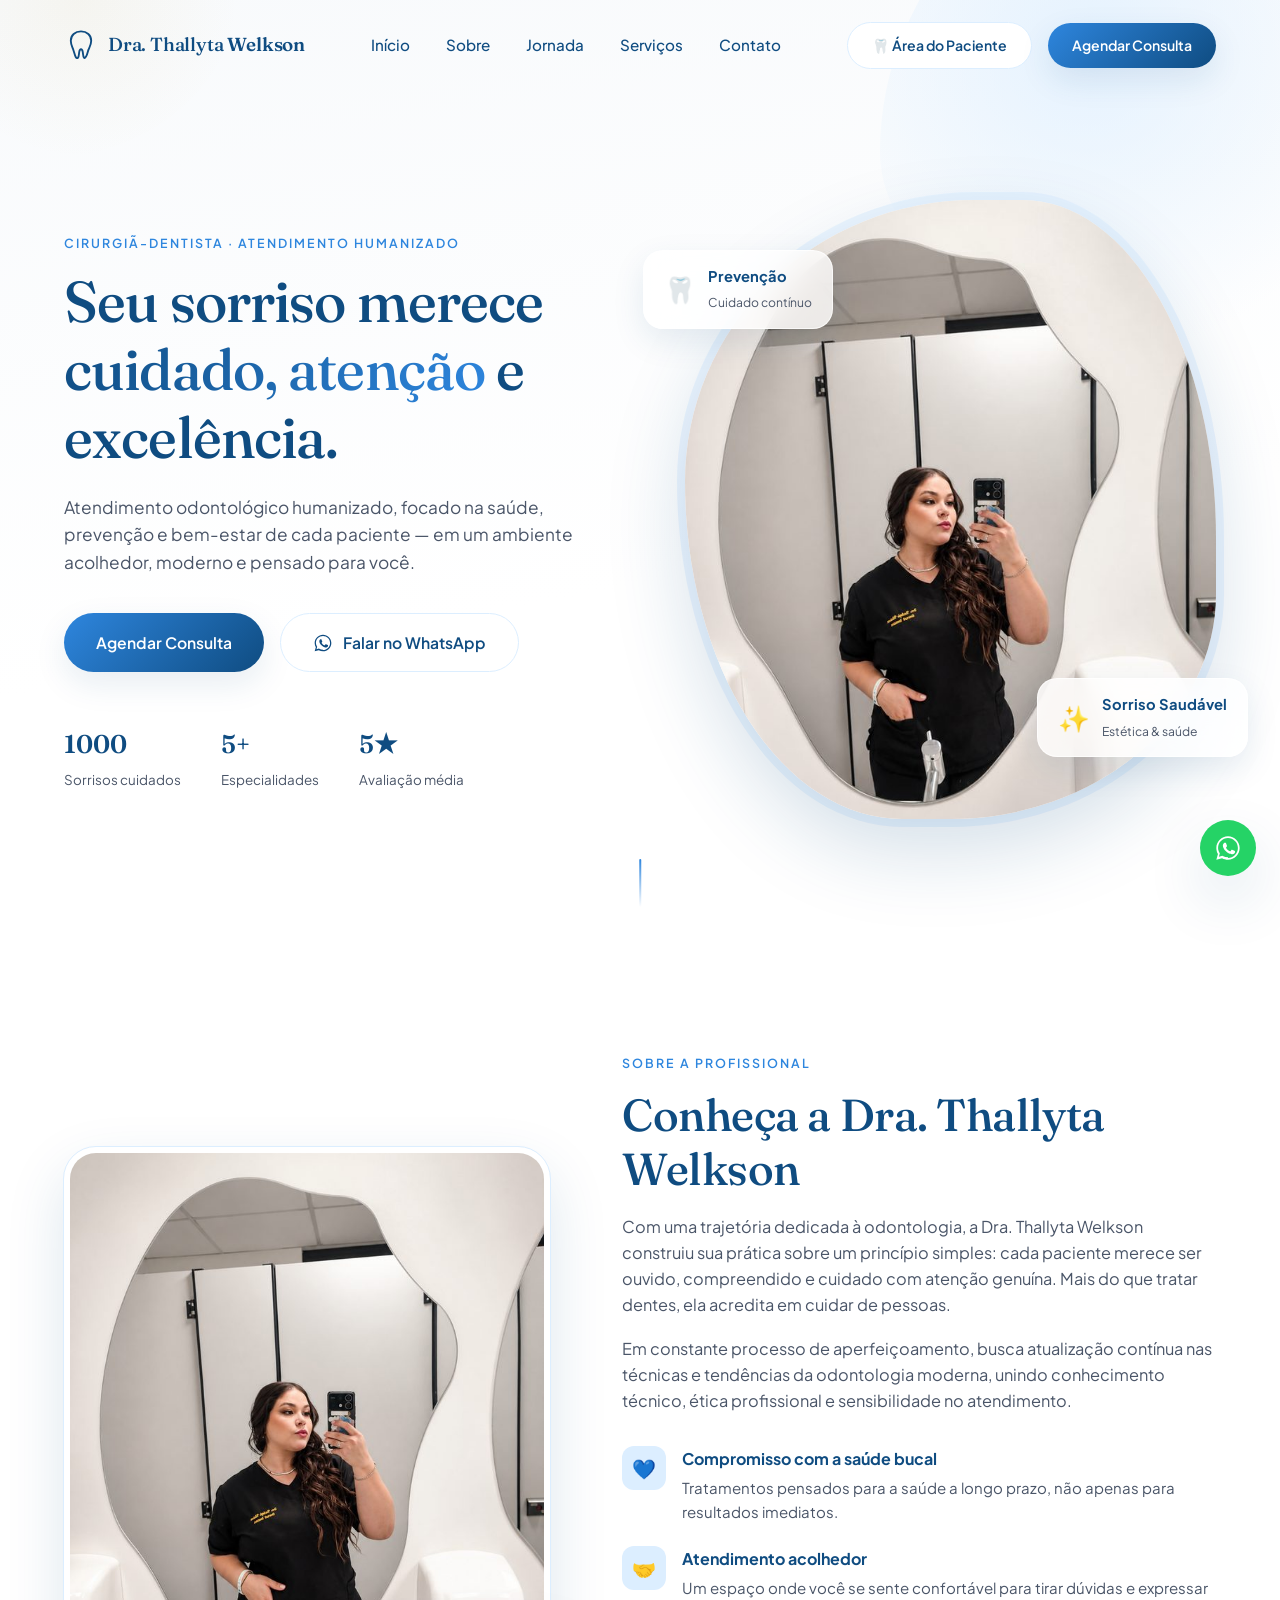
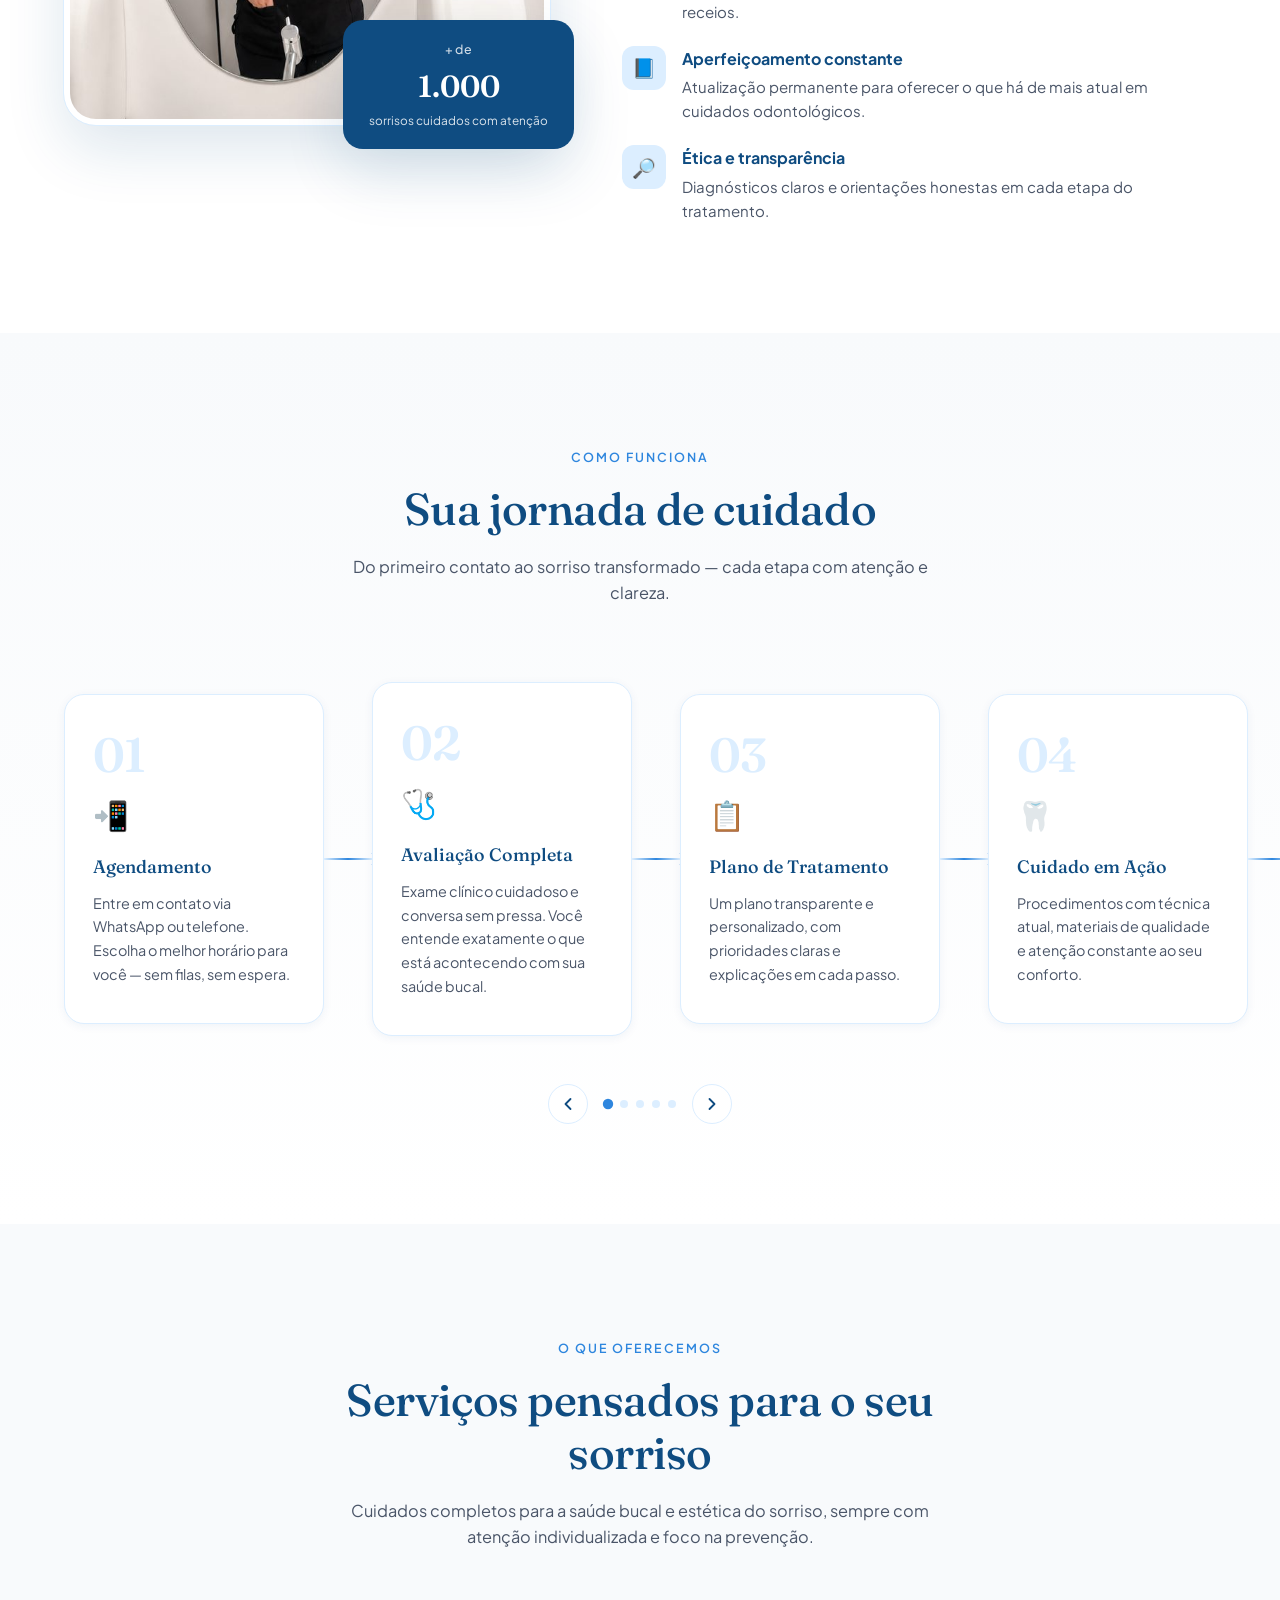
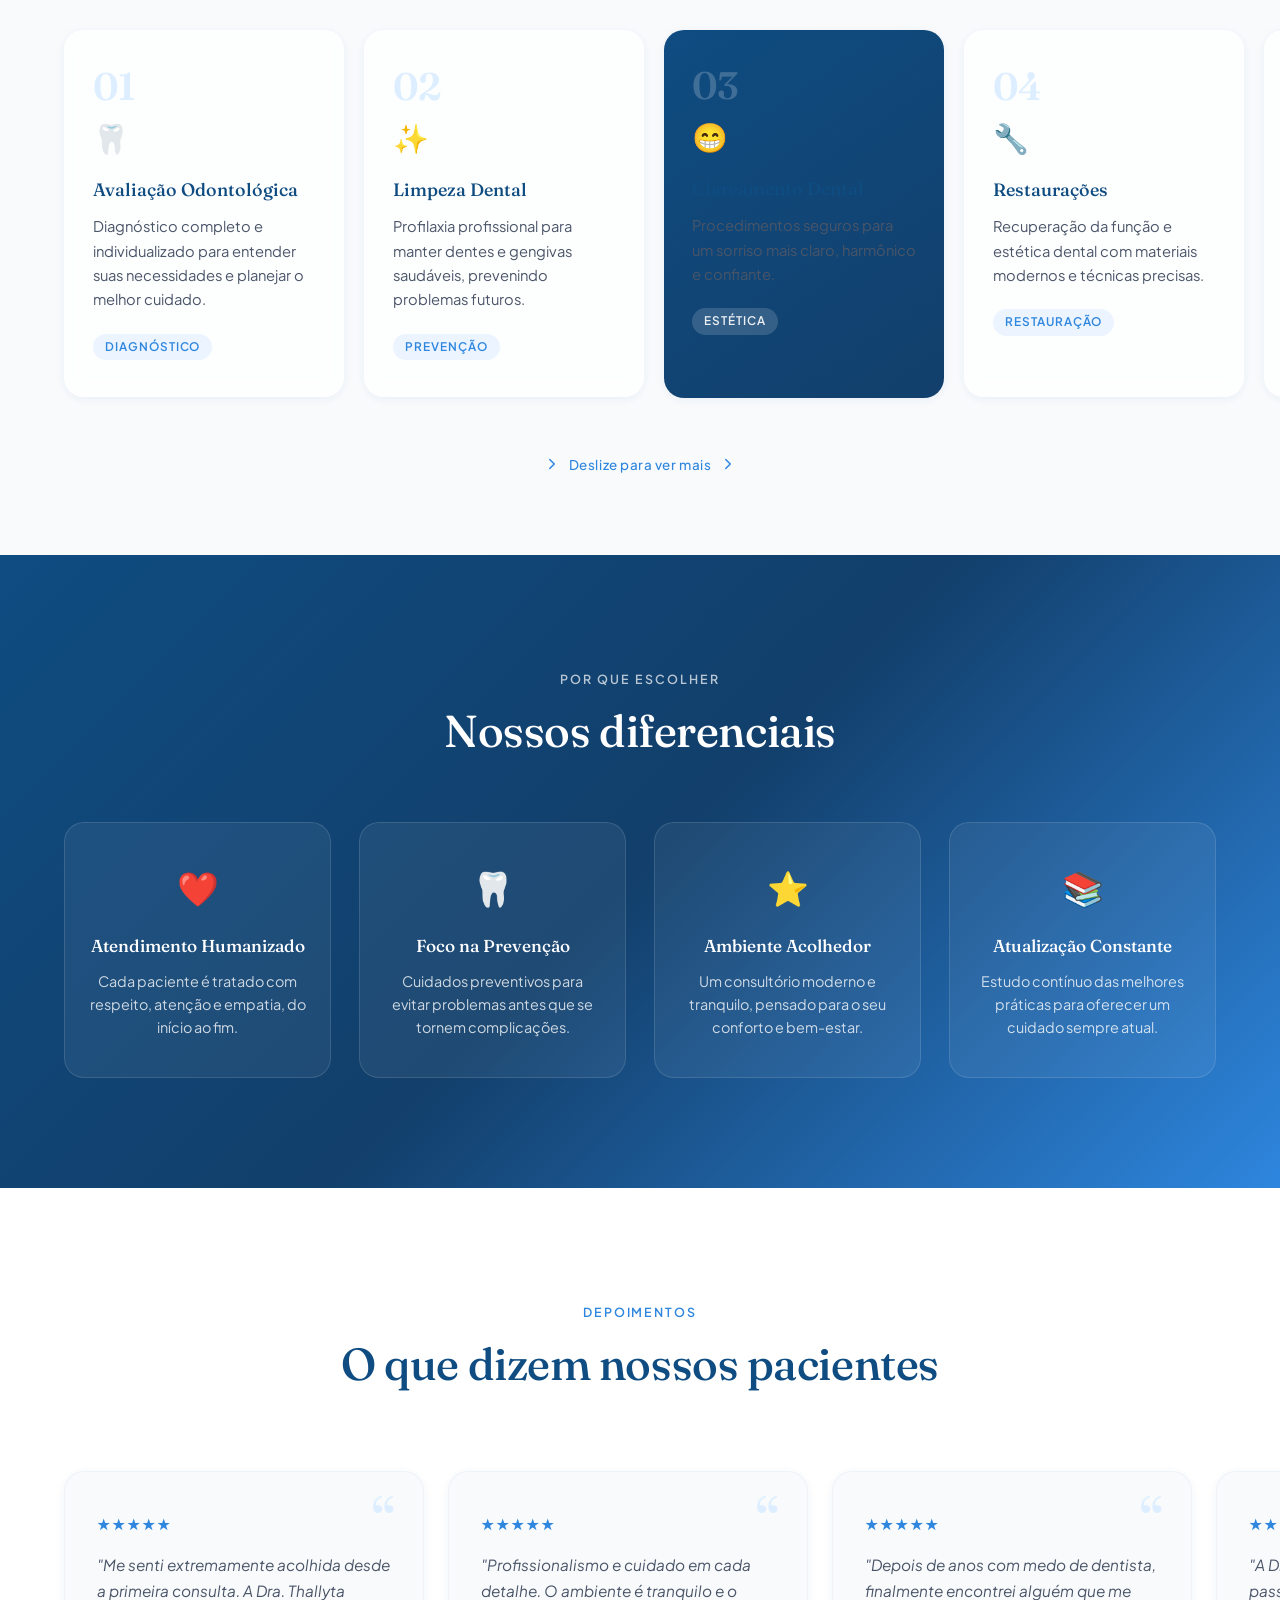
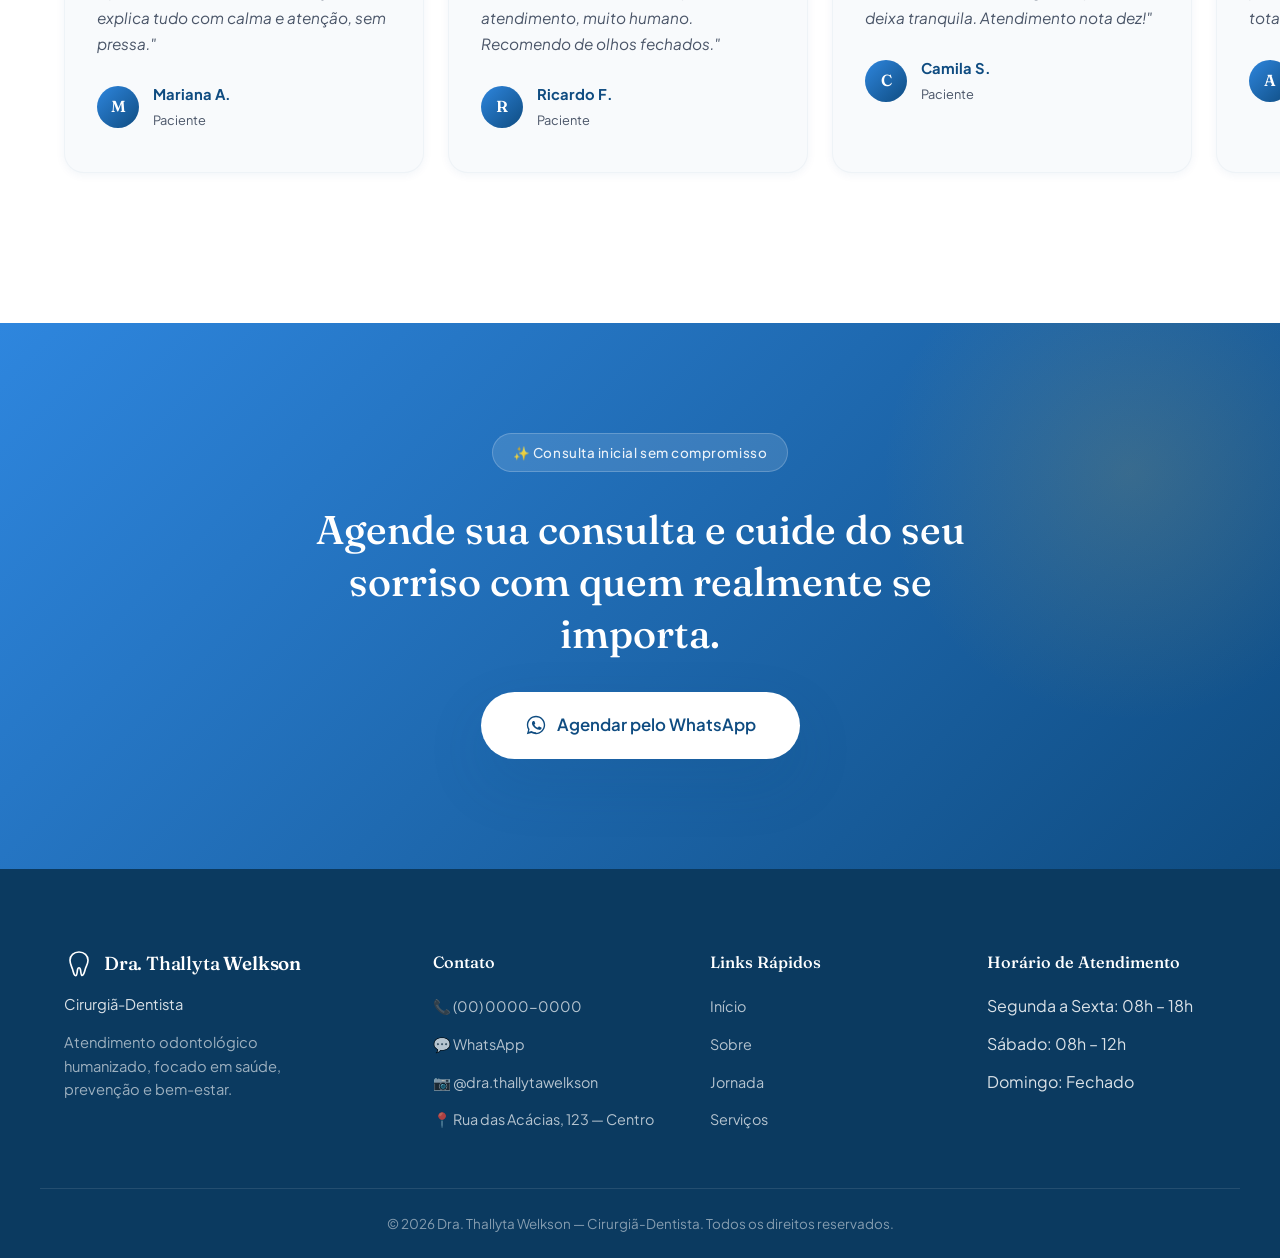
<file: index.html>
<!DOCTYPE html>
<html lang="pt-BR">
<head>
  <meta charset="UTF-8" />
  <meta name="viewport" content="width=device-width, initial-scale=1.0" />
  <title>Dra. Thallyta Welkson | Cirurgiã-Dentista — Saúde e Estética do Sorriso</title>
  <meta name="description" content="Atendimento odontológico humanizado com a Dra. Thallyta Welkson. Avaliação, limpeza, clareamento, restaurações e prevenção, com cuidado e atenção em cada etapa do seu tratamento." />
  <meta name="keywords" content="dentista, cirurgiã-dentista, clínica odontológica, clareamento dental, prevenção, saúde bucal, Thallyta Welkson" />
  <meta name="author" content="Dra. Thallyta Welkson" />

  <!-- Open Graph -->
  <meta property="og:type" content="website" />
  <meta property="og:title" content="Dra. Thallyta Welkson | Cirurgiã-Dentista" />
  <meta property="og:description" content="Atendimento odontológico humanizado, focado na saúde, prevenção e bem-estar de cada paciente." />
  <meta property="og:locale" content="pt_BR" />

  <link rel="preconnect" href="https://fonts.googleapis.com">
  <link rel="preconnect" href="https://fonts.gstatic.com" crossorigin>
  <link href="https://fonts.googleapis.com/css2?family=Fraunces:opsz,wght@9..144,300;9..144,400;9..144,500;9..144,600&family=Plus+Jakarta+Sans:wght@300;400;500;600;700&display=swap" rel="stylesheet">

  <link rel="stylesheet" href="style.css" />
</head>
<body>

  <!-- ===== CURSOR PERSONALIZADO ===== -->
  <div class="cursor-ring" id="cursorRing" aria-hidden="true"></div>

  <!-- ===== NAVBAR ===== -->
  <header class="navbar" id="navbar">
    <div class="container navbar__inner">
      <a href="#inicio" class="navbar__logo">
        <span class="navbar__logo-mark" aria-hidden="true">
          <svg viewBox="0 0 40 40" width="34" height="34" fill="none" xmlns="http://www.w3.org/2000/svg">
            <path d="M20 4C13 4 8 8.5 8 15c0 4.5 1.8 7.2 3.2 11.4.9 2.6 1.4 5.6 2.6 7.7.7 1.3 1.8 1.9 2.7.8 1-1.2 1-4 1.4-6.6.3-1.9 1-3.3 2.1-3.3s1.8 1.4 2.1 3.3c.4 2.6.4 5.4 1.4 6.6.9 1.1 2-.5 2.7-1.8 1.2-2.1 1.7-5.1 2.6-7.7C30.2 22.2 32 19.5 32 15c0-6.5-5-11-12-11z" stroke="currentColor" stroke-width="2.2" stroke-linejoin="round"/>
          </svg>
        </span>
        <span class="navbar__logo-text">Dra. Thallyta <span>Welkson</span></span>
      </a>

      <nav class="navbar__nav" id="navMenu" aria-label="Navegação principal">
        <a href="#inicio" class="nav-link">Início</a>
        <a href="#sobre" class="nav-link">Sobre</a>
        <a href="#jornada" class="nav-link">Jornada</a>
        <a href="#servicos" class="nav-link">Serviços</a>
        <a href="#contato" class="nav-link">Contato</a>
        <a href="prontuario/auth.html" class="nav-link nav-link--prontuario">🦷 Área do Paciente</a>
      </nav>

      <div class="navbar__actions">
        <a href="prontuario/auth.html" class="btn btn--ghost btn--sm">🦷 Área do Paciente</a>
        <a href="#contato" class="btn btn--primary btn--sm">Agendar Consulta</a>
        <button class="navbar__toggle" id="navToggle" aria-label="Abrir menu" aria-expanded="false">
          <span></span><span></span><span></span>
        </button>
      </div>
    </div>
  </header>

  <main>
    <!-- ===== HERO ===== -->
    <section class="hero" id="inicio">
      <div class="hero__blob" aria-hidden="true"></div>
      <div class="hero__blob hero__blob--2" aria-hidden="true"></div>

      <div class="container hero__grid">
        <div class="hero__content fade-in">
          <span class="eyebrow">Cirurgiã-Dentista · Atendimento Humanizado</span>
          <h1 class="hero__title">
            Seu sorriso merece <span class="text-gradient">cuidado, atenção</span> e excelência.
          </h1>
          <p class="hero__text">
            Atendimento odontológico humanizado, focado na saúde, prevenção e bem-estar
            de cada paciente — em um ambiente acolhedor, moderno e pensado para você.
          </p>
          <div class="hero__actions">
            <a href="#contato" class="btn btn--primary">Agendar Consulta</a>
            <a href="https://wa.me/5500000000000" target="_blank" rel="noopener" class="btn btn--ghost">
              <svg width="20" height="20" viewBox="0 0 24 24" fill="currentColor" aria-hidden="true"><path d="M17.5 14.4c-.3-.1-1.6-.8-1.9-.9-.2-.1-.4-.1-.6.1-.2.2-.6.9-.8 1.1-.1.2-.3.2-.5.1-1.4-.6-2.4-1.4-3.3-2.9-.1-.2-.1-.4.1-.6.2-.2.5-.5.6-.7.2-.2.1-.4 0-.6-.1-.2-.6-1.5-.8-2-.2-.5-.4-.4-.6-.4h-.5c-.2 0-.5.1-.7.3-.2.2-.9.9-.9 2.2s.9 2.6 1 2.8c.1.2 1.8 2.8 4.4 3.8 2.1.8 2.6.7 3.1.6.5-.1 1.6-.6 1.8-1.3.2-.6.2-1.2.1-1.3-.1-.1-.3-.2-.5-.3z"/><path d="M12 2C6.5 2 2 6.5 2 12c0 1.9.5 3.6 1.4 5.2L2 22l4.9-1.3C8.5 21.5 10.2 22 12 22c5.5 0 10-4.5 10-10S17.5 2 12 2zm0 18c-1.6 0-3.1-.4-4.5-1.2l-.3-.2-3 .8.8-2.9-.2-.3C4 15 3.5 13.5 3.5 12c0-4.7 3.8-8.5 8.5-8.5s8.5 3.8 8.5 8.5-3.8 8.5-8.5 8.5z"/></svg>
              Falar no WhatsApp
            </a>
          </div>

          <div class="hero__stats">
            <div class="hero__stat">
              <strong class="counter" data-target="1000">0</strong>
              <span>Sorrisos cuidados</span>
            </div>
            <div class="hero__stat">
              <strong class="counter" data-target="5" data-suffix="+">0</strong>
              <span>Especialidades</span>
            </div>
            <div class="hero__stat">
              <strong>5★</strong>
              <span>Avaliação média</span>
            </div>
          </div>
        </div>

        <div class="hero__visual fade-in">
          <div class="hero__image-blob">
            <img src="[data-uri]" alt="Dra. Thallyta Welkson — Cirurgiã-Dentista" width="675" height="900" loading="eager" decoding="auto" />
          </div>

          <div class="floating-card floating-card--1" aria-hidden="true">
            <span class="floating-card__icon">🦷</span>
            <div>
              <strong>Prevenção</strong>
              <small>Cuidado contínuo</small>
            </div>
          </div>
          <div class="floating-card floating-card--2" aria-hidden="true">
            <span class="floating-card__icon">✨</span>
            <div>
              <strong>Sorriso Saudável</strong>
              <small>Estética &amp; saúde</small>
            </div>
          </div>
        </div>
      </div>

      <!-- scroll hint -->
      <div class="hero__scroll-hint" aria-hidden="true">
        <span class="scroll-line"></span>
      </div>
    </section>

    <!-- ===== SOBRE ===== -->
    <section class="about" id="sobre">
      <div class="container about__grid">
        <div class="about__visual fade-in">
          <div class="about__frame">
            <img src="[data-uri]" alt="Dra. Thallyta Welkson — Foto profissional" width="675" height="900" loading="lazy" decoding="async" />
          </div>
          <div class="about__badge">
            <strong>+ de</strong>
            <span>1.000</span>
            <small>sorrisos cuidados com atenção</small>
          </div>
        </div>

        <div class="about__content fade-in">
          <span class="eyebrow">Sobre a Profissional</span>
          <h2 class="section-title">Conheça a Dra. Thallyta Welkson</h2>
          <p class="section-text">
            Com uma trajetória dedicada à odontologia, a Dra. Thallyta Welkson construiu sua prática
            sobre um princípio simples: cada paciente merece ser ouvido, compreendido e cuidado com
            atenção genuína. Mais do que tratar dentes, ela acredita em cuidar de pessoas.
          </p>
          <p class="section-text">
            Em constante processo de aperfeiçoamento, busca atualização contínua nas técnicas e
            tendências da odontologia moderna, unindo conhecimento técnico, ética profissional e
            sensibilidade no atendimento.
          </p>

          <ul class="about__list">
            <li class="fade-in">
              <span class="about__list-icon">💙</span>
              <div>
                <strong>Compromisso com a saúde bucal</strong>
                <p>Tratamentos pensados para a saúde a longo prazo, não apenas para resultados imediatos.</p>
              </div>
            </li>
            <li class="fade-in">
              <span class="about__list-icon">🤝</span>
              <div>
                <strong>Atendimento acolhedor</strong>
                <p>Um espaço onde você se sente confortável para tirar dúvidas e expressar receios.</p>
              </div>
            </li>
            <li class="fade-in">
              <span class="about__list-icon">📘</span>
              <div>
                <strong>Aperfeiçoamento constante</strong>
                <p>Atualização permanente para oferecer o que há de mais atual em cuidados odontológicos.</p>
              </div>
            </li>
            <li class="fade-in">
              <span class="about__list-icon">🔎</span>
              <div>
                <strong>Ética e transparência</strong>
                <p>Diagnósticos claros e orientações honestas em cada etapa do tratamento.</p>
              </div>
            </li>
          </ul>
        </div>
      </div>
    </section>

    <!-- ===== JORNADA DO PACIENTE (scroll horizontal) ===== -->
    <section class="journey" id="jornada">
      <div class="container">
        <div class="section-head fade-in">
          <span class="eyebrow">Como funciona</span>
          <h2 class="section-title">Sua jornada de cuidado</h2>
          <p class="section-text">
            Do primeiro contato ao sorriso transformado — cada etapa com atenção e clareza.
          </p>
        </div>
      </div>

      <div class="journey__scroll-wrapper" id="journeyWrapper">
        <div class="journey__track" id="journeyTrack">

          <div class="journey__step fade-in">
            <div class="journey__step-num">01</div>
            <div class="journey__step-icon">📲</div>
            <h3>Agendamento</h3>
            <p>Entre em contato via WhatsApp ou telefone. Escolha o melhor horário para você — sem filas, sem espera.</p>
          </div>

          <div class="journey__connector" aria-hidden="true"></div>

          <div class="journey__step fade-in">
            <div class="journey__step-num">02</div>
            <div class="journey__step-icon">🩺</div>
            <h3>Avaliação Completa</h3>
            <p>Exame clínico cuidadoso e conversa sem pressa. Você entende exatamente o que está acontecendo com sua saúde bucal.</p>
          </div>

          <div class="journey__connector" aria-hidden="true"></div>

          <div class="journey__step fade-in">
            <div class="journey__step-num">03</div>
            <div class="journey__step-icon">📋</div>
            <h3>Plano de Tratamento</h3>
            <p>Um plano transparente e personalizado, com prioridades claras e explicações em cada passo.</p>
          </div>

          <div class="journey__connector" aria-hidden="true"></div>

          <div class="journey__step fade-in">
            <div class="journey__step-num">04</div>
            <div class="journey__step-icon">🦷</div>
            <h3>Cuidado em Ação</h3>
            <p>Procedimentos com técnica atual, materiais de qualidade e atenção constante ao seu conforto.</p>
          </div>

          <div class="journey__connector" aria-hidden="true"></div>

          <div class="journey__step fade-in">
            <div class="journey__step-num">05</div>
            <div class="journey__step-icon">😁</div>
            <h3>Sorriso Transformado</h3>
            <p>Acompanhamento pós-tratamento e orientações para manter os resultados por muito mais tempo.</p>
          </div>

        </div>
      </div>

      <!-- indicadores de scroll -->
      <div class="journey__nav" aria-hidden="true">
        <button class="journey__nav-btn journey__nav-btn--prev" id="journeyPrev" aria-label="Anterior">
          <svg width="20" height="20" viewBox="0 0 24 24" fill="none" stroke="currentColor" stroke-width="2.2" stroke-linecap="round" stroke-linejoin="round"><polyline points="15 18 9 12 15 6"/></svg>
        </button>
        <div class="journey__dots" id="journeyDots">
          <span class="journey__dot is-active" data-index="0"></span>
          <span class="journey__dot" data-index="1"></span>
          <span class="journey__dot" data-index="2"></span>
          <span class="journey__dot" data-index="3"></span>
          <span class="journey__dot" data-index="4"></span>
        </div>
        <button class="journey__nav-btn journey__nav-btn--next" id="journeyNext" aria-label="Próximo">
          <svg width="20" height="20" viewBox="0 0 24 24" fill="none" stroke="currentColor" stroke-width="2.2" stroke-linecap="round" stroke-linejoin="round"><polyline points="9 18 15 12 9 6"/></svg>
        </button>
      </div>
    </section>

    <!-- ===== SERVIÇOS (carrossel horizontal) ===== -->
    <section class="services" id="servicos">
      <div class="container">
        <div class="section-head fade-in">
          <span class="eyebrow">O que oferecemos</span>
          <h2 class="section-title">Serviços pensados para o seu sorriso</h2>
          <p class="section-text">
            Cuidados completos para a saúde bucal e estética do sorriso, sempre com atenção
            individualizada e foco na prevenção.
          </p>
        </div>
      </div>

      <div class="services__scroll-wrapper" id="servicesWrapper">
        <div class="services__track" id="servicesTrack">
          <article class="service-card">
            <div class="service-card__number">01</div>
            <div class="service-card__icon">🦷</div>
            <h3>Avaliação Odontológica</h3>
            <p>Diagnóstico completo e individualizado para entender suas necessidades e planejar o melhor cuidado.</p>
            <div class="service-card__tag">Diagnóstico</div>
          </article>

          <article class="service-card">
            <div class="service-card__number">02</div>
            <div class="service-card__icon">✨</div>
            <h3>Limpeza Dental</h3>
            <p>Profilaxia profissional para manter dentes e gengivas saudáveis, prevenindo problemas futuros.</p>
            <div class="service-card__tag">Prevenção</div>
          </article>

          <article class="service-card service-card--accent">
            <div class="service-card__number">03</div>
            <div class="service-card__icon">😁</div>
            <h3>Clareamento Dental</h3>
            <p>Procedimentos seguros para um sorriso mais claro, harmônico e confiante.</p>
            <div class="service-card__tag">Estética</div>
          </article>

          <article class="service-card">
            <div class="service-card__number">04</div>
            <div class="service-card__icon">🔧</div>
            <h3>Restaurações</h3>
            <p>Recuperação da função e estética dental com materiais modernos e técnicas precisas.</p>
            <div class="service-card__tag">Restauração</div>
          </article>

          <article class="service-card">
            <div class="service-card__number">05</div>
            <div class="service-card__icon">🛡️</div>
            <h3>Prevenção e Saúde Bucal</h3>
            <p>Acompanhamento contínuo para evitar problemas e manter sua saúde bucal em dia.</p>
            <div class="service-card__tag">Prevenção</div>
          </article>

          <article class="service-card">
            <div class="service-card__number">06</div>
            <div class="service-card__icon">📋</div>
            <h3>Orientação Personalizada</h3>
            <p>Recomendações claras e individuais sobre hábitos, cuidados diários e tratamentos.</p>
            <div class="service-card__tag">Orientação</div>
          </article>
        </div>
      </div>

      <div class="services__hint fade-in" aria-hidden="true">
        <svg width="18" height="18" viewBox="0 0 24 24" fill="none" stroke="currentColor" stroke-width="2" stroke-linecap="round" stroke-linejoin="round"><polyline points="9 18 15 12 9 6"/></svg>
        <span>Deslize para ver mais</span>
        <svg width="18" height="18" viewBox="0 0 24 24" fill="none" stroke="currentColor" stroke-width="2" stroke-linecap="round" stroke-linejoin="round"><polyline points="9 18 15 12 9 6"/></svg>
      </div>
    </section>

    <!-- ===== DIFERENCIAIS ===== -->
    <section class="benefits" id="diferenciais">
      <div class="container">
        <div class="section-head section-head--light fade-in">
          <span class="eyebrow eyebrow--light">Por que escolher</span>
          <h2 class="section-title section-title--light">Nossos diferenciais</h2>
        </div>

        <div class="benefits__grid">
          <div class="benefit fade-in">
            <div class="benefit__icon">❤️</div>
            <h3>Atendimento Humanizado</h3>
            <p>Cada paciente é tratado com respeito, atenção e empatia, do início ao fim.</p>
          </div>
          <div class="benefit fade-in">
            <div class="benefit__icon">🦷</div>
            <h3>Foco na Prevenção</h3>
            <p>Cuidados preventivos para evitar problemas antes que se tornem complicações.</p>
          </div>
          <div class="benefit fade-in">
            <div class="benefit__icon">⭐</div>
            <h3>Ambiente Acolhedor</h3>
            <p>Um consultório moderno e tranquilo, pensado para o seu conforto e bem-estar.</p>
          </div>
          <div class="benefit fade-in">
            <div class="benefit__icon">📚</div>
            <h3>Atualização Constante</h3>
            <p>Estudo contínuo das melhores práticas para oferecer um cuidado sempre atual.</p>
          </div>
        </div>
      </div>
    </section>

    <!-- ===== DEPOIMENTOS (carrossel) ===== -->
    <section class="testimonials" id="depoimentos">
      <div class="container">
        <div class="section-head fade-in">
          <span class="eyebrow">Depoimentos</span>
          <h2 class="section-title">O que dizem nossos pacientes</h2>
        </div>
      </div>

      <div class="testimonials__scroll-wrapper">
        <div class="testimonials__track" id="testimonialsTrack">
          <article class="testimonial">
            <div class="testimonial__stars" aria-label="Avaliação 5 de 5 estrelas">★★★★★</div>
            <p>"Me senti extremamente acolhida desde a primeira consulta. A Dra. Thallyta explica tudo com calma e atenção, sem pressa."</p>
            <div class="testimonial__author">
              <div class="testimonial__avatar">M</div>
              <div>
                <strong>Mariana A.</strong>
                <small>Paciente</small>
              </div>
            </div>
          </article>

          <article class="testimonial">
            <div class="testimonial__stars" aria-label="Avaliação 5 de 5 estrelas">★★★★★</div>
            <p>"Profissionalismo e cuidado em cada detalhe. O ambiente é tranquilo e o atendimento, muito humano. Recomendo de olhos fechados."</p>
            <div class="testimonial__author">
              <div class="testimonial__avatar">R</div>
              <div>
                <strong>Ricardo F.</strong>
                <small>Paciente</small>
              </div>
            </div>
          </article>

          <article class="testimonial">
            <div class="testimonial__stars" aria-label="Avaliação 5 de 5 estrelas">★★★★★</div>
            <p>"Depois de anos com medo de dentista, finalmente encontrei alguém que me deixa tranquila. Atendimento nota dez!"</p>
            <div class="testimonial__author">
              <div class="testimonial__avatar">C</div>
              <div>
                <strong>Camila S.</strong>
                <small>Paciente</small>
              </div>
            </div>
          </article>

          <article class="testimonial">
            <div class="testimonial__stars" aria-label="Avaliação 5 de 5 estrelas">★★★★★</div>
            <p>"A Dra. Thallyta é incrível! Explica cada passo do tratamento e deixa a gente totalmente à vontade. Super indico!"</p>
            <div class="testimonial__author">
              <div class="testimonial__avatar">A</div>
              <div>
                <strong>Ana Paula M.</strong>
                <small>Paciente</small>
              </div>
            </div>
          </article>
        </div>
      </div>
    </section>

    <!-- ===== CTA ===== -->
    <section class="cta">
      <div class="cta__glow" aria-hidden="true"></div>
      <div class="container cta__inner fade-in">
        <div class="cta__pill">✨ Consulta inicial sem compromisso</div>
        <h2>Agende sua consulta e cuide do seu sorriso com quem realmente se importa.</h2>
        <a href="https://wa.me/5500000000000" target="_blank" rel="noopener" class="btn btn--light btn--lg">
          <svg width="22" height="22" viewBox="0 0 24 24" fill="currentColor" aria-hidden="true"><path d="M17.5 14.4c-.3-.1-1.6-.8-1.9-.9-.2-.1-.4-.1-.6.1-.2.2-.6.9-.8 1.1-.1.2-.3.2-.5.1-1.4-.6-2.4-1.4-3.3-2.9-.1-.2-.1-.4.1-.6.2-.2.5-.5.6-.7.2-.2.1-.4 0-.6-.1-.2-.6-1.5-.8-2-.2-.5-.4-.4-.6-.4h-.5c-.2 0-.5.1-.7.3-.2.2-.9.9-.9 2.2s.9 2.6 1 2.8c.1.2 1.8 2.8 4.4 3.8 2.1.8 2.6.7 3.1.6.5-.1 1.6-.6 1.8-1.3.2-.6.2-1.2.1-1.3-.1-.1-.3-.2-.5-.3z"/><path d="M12 2C6.5 2 2 6.5 2 12c0 1.9.5 3.6 1.4 5.2L2 22l4.9-1.3C8.5 21.5 10.2 22 12 22c5.5 0 10-4.5 10-10S17.5 2 12 2zm0 18c-1.6 0-3.1-.4-4.5-1.2l-.3-.2-3 .8.8-2.9-.2-.3C4 15 3.5 13.5 3.5 12c0-4.7 3.8-8.5 8.5-8.5s8.5 3.8 8.5 8.5-3.8 8.5-8.5 8.5z"/></svg>
          Agendar pelo WhatsApp
        </a>
      </div>
    </section>
  </main>

  <!-- ===== RODAPÉ ===== -->
  <footer class="footer" id="contato">
    <div class="container footer__grid">
      <div class="footer__brand">
        <a href="#inicio" class="navbar__logo footer__logo">
          <span class="navbar__logo-mark" aria-hidden="true">
            <svg viewBox="0 0 40 40" width="30" height="30" fill="none" xmlns="http://www.w3.org/2000/svg">
              <path d="M20 4C13 4 8 8.5 8 15c0 4.5 1.8 7.2 3.2 11.4.9 2.6 1.4 5.6 2.6 7.7.7 1.3 1.8 1.9 2.7.8 1-1.2 1-4 1.4-6.6.3-1.9 1-3.3 2.1-3.3s1.8 1.4 2.1 3.3c.4 2.6.4 5.4 1.4 6.6.9 1.1 2-.5 2.7-1.8 1.2-2.1 1.7-5.1 2.6-7.7C30.2 22.2 32 19.5 32 15c0-6.5-5-11-12-11z" stroke="currentColor" stroke-width="2.2" stroke-linejoin="round"/>
            </svg>
          </span>
          <span class="navbar__logo-text">Dra. Thallyta <span>Welkson</span></span>
        </a>
        <p>Cirurgiã-Dentista</p>
        <p class="footer__muted">Atendimento odontológico humanizado, focado em saúde, prevenção e bem-estar.</p>
      </div>

      <div class="footer__col">
        <h4>Contato</h4>
        <ul>
          <li><a href="tel:+5500000000000">📞 (00) 0000-0000</a></li>
          <li><a href="https://wa.me/5500000000000" target="_blank" rel="noopener">💬 WhatsApp</a></li>
          <li><a href="https://instagram.com" target="_blank" rel="noopener">📷 @dra.thallytawelkson</a></li>
          <li><span>📍 Rua das Acácias, 123 — Centro</span></li>
        </ul>
      </div>

      <div class="footer__col">
        <h4>Links Rápidos</h4>
        <ul>
          <li><a href="#inicio">Início</a></li>
          <li><a href="#sobre">Sobre</a></li>
          <li><a href="#jornada">Jornada</a></li>
          <li><a href="#servicos">Serviços</a></li>
        </ul>
      </div>

      <div class="footer__col">
        <h4>Horário de Atendimento</h4>
        <ul>
          <li>Segunda a Sexta: 08h – 18h</li>
          <li>Sábado: 08h – 12h</li>
          <li>Domingo: Fechado</li>
        </ul>
      </div>
    </div>

    <div class="footer__bottom">
      <p>© 2026 Dra. Thallyta Welkson — Cirurgiã-Dentista. Todos os direitos reservados.</p>
    </div>
  </footer>

  <a href="https://wa.me/5500000000000" target="_blank" rel="noopener" class="whatsapp-fab" aria-label="Falar no WhatsApp">
    <svg width="28" height="28" viewBox="0 0 24 24" fill="currentColor" aria-hidden="true"><path d="M17.5 14.4c-.3-.1-1.6-.8-1.9-.9-.2-.1-.4-.1-.6.1-.2.2-.6.9-.8 1.1-.1.2-.3.2-.5.1-1.4-.6-2.4-1.4-3.3-2.9-.1-.2-.1-.4.1-.6.2-.2.5-.5.6-.7.2-.2.1-.4 0-.6-.1-.2-.6-1.5-.8-2-.2-.5-.4-.4-.6-.4h-.5c-.2 0-.5.1-.7.3-.2.2-.9.9-.9 2.2s.9 2.6 1 2.8c.1.2 1.8 2.8 4.4 3.8 2.1.8 2.6.7 3.1.6.5-.1 1.6-.6 1.8-1.3.2-.6.2-1.2.1-1.3-.1-.1-.3-.2-.5-.3z"/><path d="M12 2C6.5 2 2 6.5 2 12c0 1.9.5 3.6 1.4 5.2L2 22l4.9-1.3C8.5 21.5 10.2 22 12 22c5.5 0 10-4.5 10-10S17.5 2 12 2zm0 18c-1.6 0-3.1-.4-4.5-1.2l-.3-.2-3 .8.8-2.9-.2-.3C4 15 3.5 13.5 3.5 12c0-4.7 3.8-8.5 8.5-8.5s8.5 3.8 8.5 8.5-3.8 8.5-8.5 8.5z"/></svg>
  </a>

  <script src="script.js"></script>
</body>
</html>
</file>
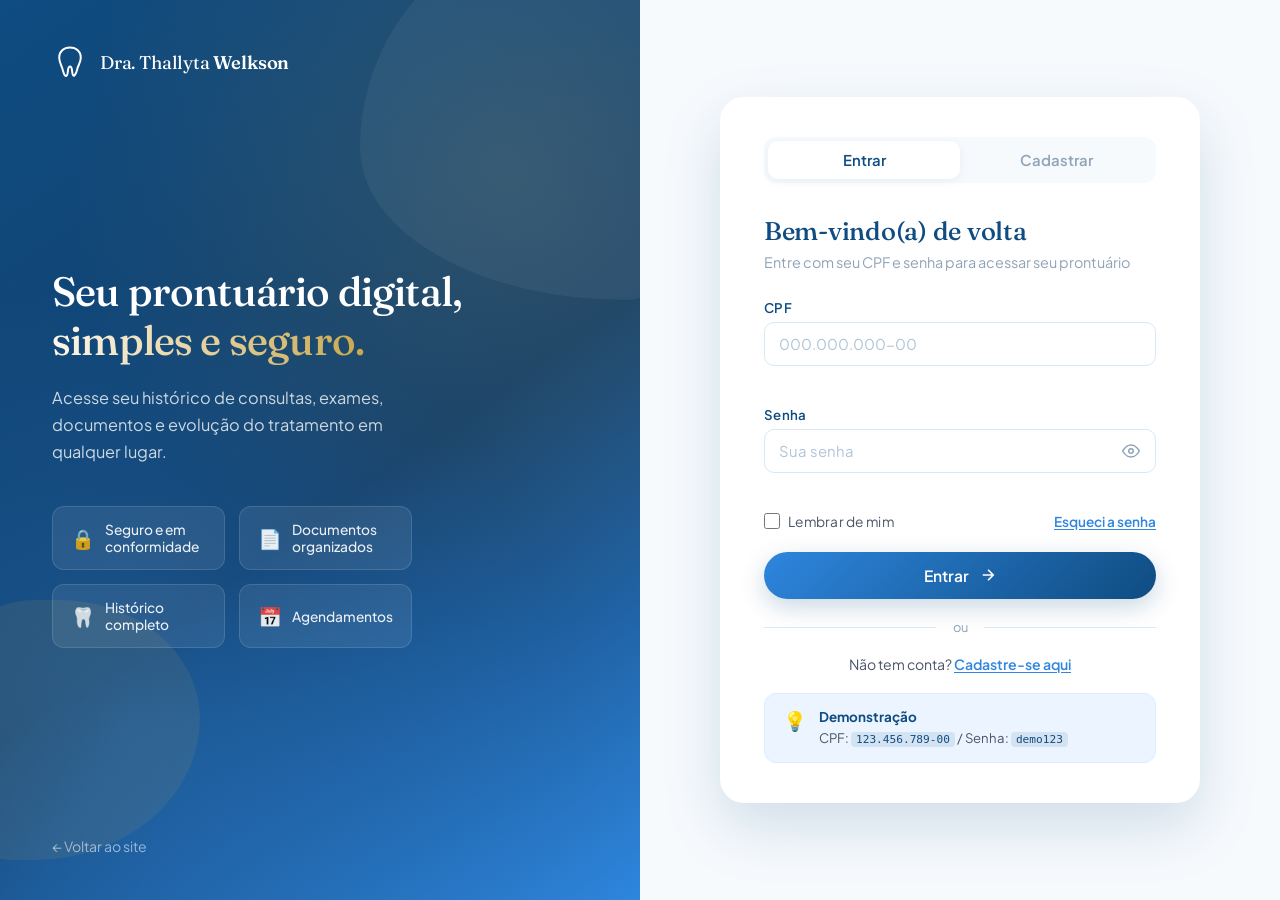
<file: auth.html>
<!DOCTYPE html>
<html lang="pt-BR">
<head>
  <meta charset="UTF-8"/>
  <meta name="viewport" content="width=device-width,initial-scale=1.0"/>
  <title>Área do Paciente — Dra. Thallyta Welkson</title>
  <link rel="preconnect" href="https://fonts.googleapis.com">
  <link rel="preconnect" href="https://fonts.gstatic.com" crossorigin>
  <link href="https://fonts.googleapis.com/css2?family=Fraunces:opsz,wght@9..144,400;9..144,500;9..144,600&family=Plus+Jakarta+Sans:wght@300;400;500;600;700&display=swap" rel="stylesheet">
  <link rel="stylesheet" href="auth.css"/>
</head>
<body>
  <div class="auth-split">
    <!-- Lado esquerdo — visual -->
    <div class="auth-visual">
      <div class="auth-visual__bg" aria-hidden="true"></div>
      <div class="auth-visual__blob auth-visual__blob--1" aria-hidden="true"></div>
      <div class="auth-visual__blob auth-visual__blob--2" aria-hidden="true"></div>
      <div class="auth-visual__content">
        <a href="../index.html" class="auth-logo">
          <svg viewBox="0 0 40 40" width="36" height="36" fill="none"><path d="M20 4C13 4 8 8.5 8 15c0 4.5 1.8 7.2 3.2 11.4.9 2.6 1.4 5.6 2.6 7.7.7 1.3 1.8 1.9 2.7.8 1-1.2 1-4 1.4-6.6.3-1.9 1-3.3 2.1-3.3s1.8 1.4 2.1 3.3c.4 2.6.4 5.4 1.4 6.6.9 1.1 2-.5 2.7-1.8 1.2-2.1 1.7-5.1 2.6-7.7C30.2 22.2 32 19.5 32 15c0-6.5-5-11-12-11z" stroke="#fff" stroke-width="2.2" stroke-linejoin="round"/></svg>
          <span>Dra. Thallyta <strong>Welkson</strong></span>
        </a>
        <div class="auth-visual__hero">
          <h1>Seu prontuário digital,<br><span>simples e seguro.</span></h1>
          <p>Acesse seu histórico de consultas, exames, documentos e evolução do tratamento em qualquer lugar.</p>
          <div class="auth-features">
            <div class="auth-feature"><span>🔒</span> Seguro e em conformidade</div>
            <div class="auth-feature"><span>📄</span> Documentos organizados</div>
            <div class="auth-feature"><span>🦷</span> Histórico completo</div>
            <div class="auth-feature"><span>📅</span> Agendamentos</div>
          </div>
        </div>
        <div class="auth-visual__footer">
          <a href="../index.html">← Voltar ao site</a>
        </div>
      </div>
    </div>

    <!-- Lado direito — formulários -->
    <div class="auth-form-side">
      <div class="auth-card">

        <!-- Tabs -->
        <div class="auth-tabs">
          <button class="auth-tab is-active" data-tab="login">Entrar</button>
          <button class="auth-tab" data-tab="register">Cadastrar</button>
        </div>

        <!-- LOGIN -->
        <div class="auth-panel is-active" id="panel-login">
          <div class="auth-panel__header">
            <h2>Bem-vindo(a) de volta</h2>
            <p>Entre com seu CPF e senha para acessar seu prontuário</p>
          </div>
          <form id="loginForm" autocomplete="on">
            <div class="form-group">
              <label for="loginCpf">CPF</label>
              <input id="loginCpf" type="text" placeholder="000.000.000-00" maxlength="14" autocomplete="username" required/>
              <span class="form-error" id="loginCpfErr"></span>
            </div>
            <div class="form-group">
              <label for="loginPass">Senha</label>
              <div class="input-eye">
                <input id="loginPass" type="password" placeholder="Sua senha" autocomplete="current-password" required/>
                <button type="button" class="eye-btn" data-target="loginPass" aria-label="Mostrar senha">
                  <svg viewBox="0 0 24 24" fill="none" stroke="currentColor" stroke-width="2"><path d="M1 12s4-8 11-8 11 8 11 8-4 8-11 8-11-8-11-8z"/><circle cx="12" cy="12" r="3"/></svg>
                </button>
              </div>
              <span class="form-error" id="loginPassErr"></span>
            </div>
            <div class="form-remember">
              <label class="checkbox-label">
                <input type="checkbox" id="rememberMe"/> Lembrar de mim
              </label>
              <button type="button" class="link-btn" id="forgotBtn">Esqueci a senha</button>
            </div>
            <div class="form-error form-error--block" id="loginGlobalErr"></div>
            <button type="submit" class="btn-primary" id="loginSubmit">
              <span>Entrar</span>
              <svg viewBox="0 0 24 24" fill="none" stroke="currentColor" stroke-width="2.2"><path d="M5 12h14M12 5l7 7-7 7"/></svg>
            </button>
          </form>
          <div class="auth-divider"><span>ou</span></div>
          <p class="auth-switch">Não tem conta? <button class="link-btn" data-switch="register">Cadastre-se aqui</button></p>
          <!-- Demo rápido -->
          <div class="demo-hint">
            <span>💡</span>
            <div>
              <strong>Demonstração</strong>
              <p>CPF: <code>123.456.789-00</code> / Senha: <code>demo123</code></p>
            </div>
          </div>
        </div>

        <!-- CADASTRO -->
        <div class="auth-panel" id="panel-register">
          <div class="auth-panel__header">
            <h2>Criar sua conta</h2>
            <p>Preencha os dados abaixo para acessar seu prontuário digital</p>
          </div>
          <form id="registerForm" autocomplete="on">
            <div class="form-row">
              <div class="form-group">
                <label for="regName">Nome completo</label>
                <input id="regName" type="text" placeholder="Seu nome completo" autocomplete="name" required/>
                <span class="form-error" id="regNameErr"></span>
              </div>
            </div>
            <div class="form-row form-row--2">
              <div class="form-group">
                <label for="regCpf">CPF</label>
                <input id="regCpf" type="text" placeholder="000.000.000-00" maxlength="14" required/>
                <span class="form-error" id="regCpfErr"></span>
              </div>
              <div class="form-group">
                <label for="regBirth">Data de nascimento</label>
                <input id="regBirth" type="date" required/>
              </div>
            </div>
            <div class="form-row form-row--2">
              <div class="form-group">
                <label for="regPhone">Celular / WhatsApp</label>
                <input id="regPhone" type="tel" placeholder="(00) 00000-0000" maxlength="15" required/>
              </div>
              <div class="form-group">
                <label for="regGender">Gênero</label>
                <select id="regGender">
                  <option value="">Selecione</option>
                  <option>Feminino</option>
                  <option>Masculino</option>
                  <option>Prefiro não dizer</option>
                </select>
              </div>
            </div>
            <div class="form-group">
              <label for="regEmail">E-mail (opcional)</label>
              <input id="regEmail" type="email" placeholder="seu@email.com" autocomplete="email"/>
            </div>
            <div class="form-row form-row--2">
              <div class="form-group">
                <label for="regPass">Senha</label>
                <div class="input-eye">
                  <input id="regPass" type="password" placeholder="Mín. 6 caracteres" required/>
                  <button type="button" class="eye-btn" data-target="regPass" aria-label="Mostrar senha">
                    <svg viewBox="0 0 24 24" fill="none" stroke="currentColor" stroke-width="2"><path d="M1 12s4-8 11-8 11 8 11 8-4 8-11 8-11-8-11-8z"/><circle cx="12" cy="12" r="3"/></svg>
                  </button>
                </div>
                <span class="form-error" id="regPassErr"></span>
              </div>
              <div class="form-group">
                <label for="regPassConf">Confirmar senha</label>
                <div class="input-eye">
                  <input id="regPassConf" type="password" placeholder="Repita a senha" required/>
                  <button type="button" class="eye-btn" data-target="regPassConf" aria-label="Mostrar senha">
                    <svg viewBox="0 0 24 24" fill="none" stroke="currentColor" stroke-width="2"><path d="M1 12s4-8 11-8 11 8 11 8-4 8-11 8-11-8-11-8z"/><circle cx="12" cy="12" r="3"/></svg>
                  </button>
                </div>
                <span class="form-error" id="regPassConfErr"></span>
              </div>
            </div>
            <div class="form-group">
              <label class="checkbox-label">
                <input type="checkbox" id="regTerms" required/>
                Li e aceito os <button type="button" class="link-btn">Termos de uso</button> e a <button type="button" class="link-btn">Política de privacidade</button>
              </label>
              <span class="form-error" id="regTermsErr"></span>
            </div>
            <div class="form-error form-error--block" id="regGlobalErr"></div>
            <button type="submit" class="btn-primary" id="registerSubmit">
              <span>Criar conta</span>
              <svg viewBox="0 0 24 24" fill="none" stroke="currentColor" stroke-width="2.2"><path d="M5 12h14M12 5l7 7-7 7"/></svg>
            </button>
          </form>
          <div class="auth-divider"><span>ou</span></div>
          <p class="auth-switch">Já tem conta? <button class="link-btn" data-switch="login">Entrar aqui</button></p>
        </div>

      </div>
    </div>
  </div>

  <!-- Toast -->
  <div class="toast" id="toast" role="alert" aria-live="polite"></div>

  <script src="auth.js"></script>
</body>
</html>
</file>
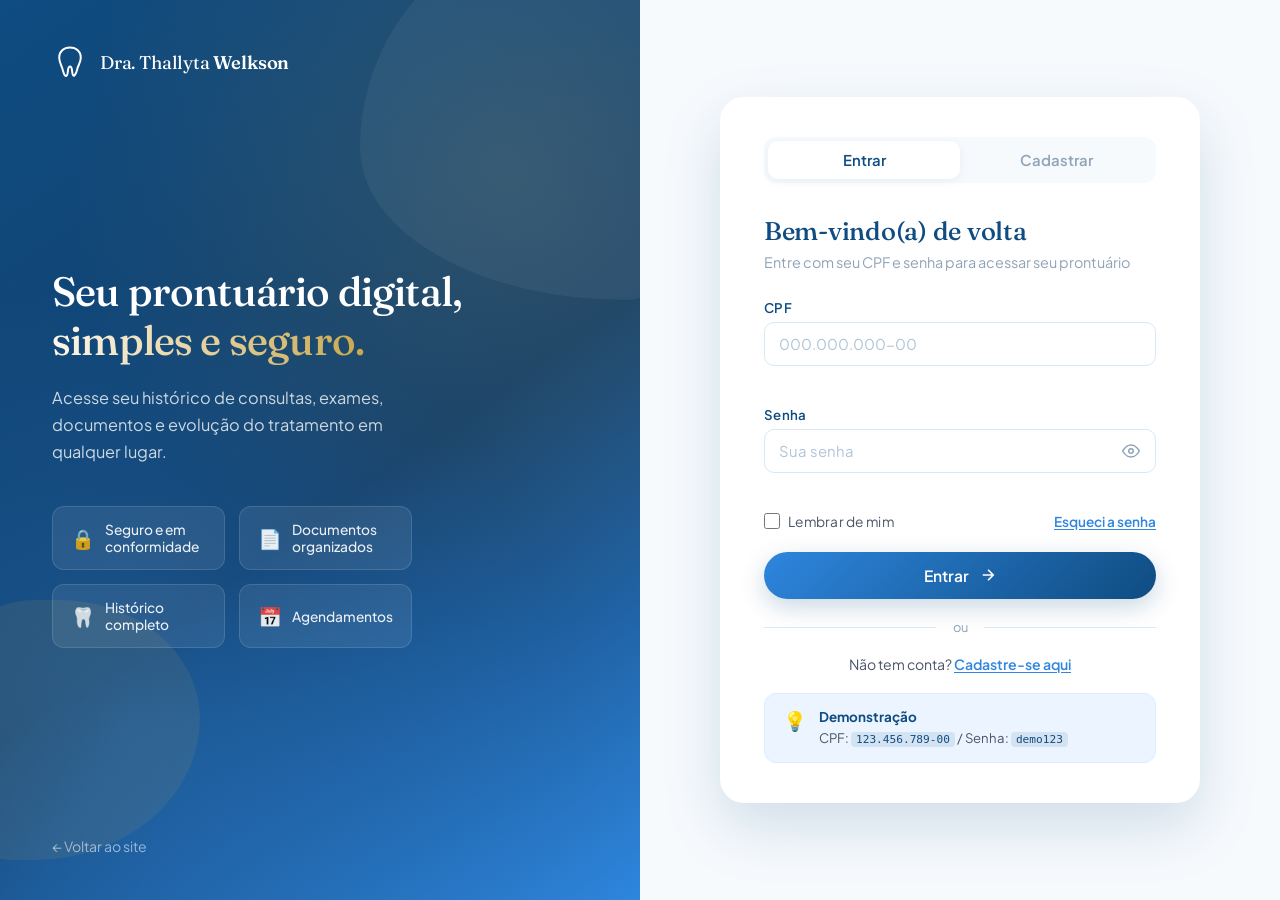
<file: dashboard.html>
<!DOCTYPE html>
<html lang="pt-BR">
<head>
  <meta charset="UTF-8"/>
  <meta name="viewport" content="width=device-width,initial-scale=1.0"/>
  <title>Meu Prontuário — Dra. Thallyta Welkson</title>
  <link rel="preconnect" href="https://fonts.googleapis.com">
  <link rel="preconnect" href="https://fonts.gstatic.com" crossorigin>
  <link href="https://fonts.googleapis.com/css2?family=Fraunces:opsz,wght@9..144,400;9..144,500;9..144,600&family=Plus+Jakarta+Sans:wght@300;400;500;600;700&display=swap" rel="stylesheet">
  <link rel="stylesheet" href="dashboard.css"/>
</head>
<body>

  <!-- SIDEBAR -->
  <aside class="sidebar" id="sidebar">
    <div class="sidebar__header">
      <a href="../index.html" class="sidebar__brand">
        <svg viewBox="0 0 40 40" width="30" height="30" fill="none"><path d="M20 4C13 4 8 8.5 8 15c0 4.5 1.8 7.2 3.2 11.4.9 2.6 1.4 5.6 2.6 7.7.7 1.3 1.8 1.9 2.7.8 1-1.2 1-4 1.4-6.6.3-1.9 1-3.3 2.1-3.3s1.8 1.4 2.1 3.3c.4 2.6.4 5.4 1.4 6.6.9 1.1 2-.5 2.7-1.8 1.2-2.1 1.7-5.1 2.6-7.7C30.2 22.2 32 19.5 32 15c0-6.5-5-11-12-11z" stroke="currentColor" stroke-width="2.2" stroke-linejoin="round"/></svg>
        <span>Dra. Thallyta<br><strong>Welkson</strong></span>
      </a>
    </div>

    <nav class="sidebar__nav">
      <a href="#" class="nav-item is-active" data-section="overview">
        <svg viewBox="0 0 24 24" fill="none" stroke="currentColor" stroke-width="2"><rect x="3" y="3" width="7" height="7"/><rect x="14" y="3" width="7" height="7"/><rect x="3" y="14" width="7" height="7"/><rect x="14" y="14" width="7" height="7"/></svg>
        <span>Visão Geral</span>
      </a>
      <a href="#" class="nav-item" data-section="prontuario">
        <svg viewBox="0 0 24 24" fill="none" stroke="currentColor" stroke-width="2"><path d="M14 2H6a2 2 0 00-2 2v16a2 2 0 002 2h12a2 2 0 002-2V8z"/><polyline points="14 2 14 8 20 8"/><line x1="16" y1="13" x2="8" y2="13"/><line x1="16" y1="17" x2="8" y2="17"/><polyline points="10 9 9 9 8 9"/></svg>
        <span>Prontuário</span>
      </a>
      <a href="#" class="nav-item" data-section="agenda">
        <svg viewBox="0 0 24 24" fill="none" stroke="currentColor" stroke-width="2"><rect x="3" y="4" width="18" height="18" rx="2"/><line x1="16" y1="2" x2="16" y2="6"/><line x1="8" y1="2" x2="8" y2="6"/><line x1="3" y1="10" x2="21" y2="10"/></svg>
        <span>Agenda</span>
      </a>
      <a href="#" class="nav-item" data-section="evolucoes">
        <svg viewBox="0 0 24 24" fill="none" stroke="currentColor" stroke-width="2"><polyline points="22 12 18 12 15 21 9 3 6 12 2 12"/></svg>
        <span>Evoluções</span>
      </a>
      <a href="#" class="nav-item" data-section="documentos">
        <svg viewBox="0 0 24 24" fill="none" stroke="currentColor" stroke-width="2"><path d="M22 19a2 2 0 01-2 2H4a2 2 0 01-2-2V5a2 2 0 012-2h5l2 3h9a2 2 0 012 2z"/></svg>
        <span>Documentos</span>
      </a>
      <a href="#" class="nav-item" data-section="anamnese">
        <svg viewBox="0 0 24 24" fill="none" stroke="currentColor" stroke-width="2"><path d="M9 12l2 2 4-4"/><path d="M21 12c0 4.97-4.03 9-9 9s-9-4.03-9-9 4.03-9 9-9 9 4.03 9 9z"/></svg>
        <span>Anamnese</span>
      </a>
      <a href="#" class="nav-item" data-section="perfil">
        <svg viewBox="0 0 24 24" fill="none" stroke="currentColor" stroke-width="2"><path d="M20 21v-2a4 4 0 00-4-4H8a4 4 0 00-4 4v2"/><circle cx="12" cy="7" r="4"/></svg>
        <span>Meu Perfil</span>
      </a>
    </nav>

    <div class="sidebar__footer">
      <a href="../index.html" class="sidebar__link">🌐 Site da Dra. Thallyta</a>
      <a href="https://wa.me/5500000000000" target="_blank" class="sidebar__link">💬 Falar no WhatsApp</a>
      <button class="sidebar__logout" id="logoutBtn">
        <svg viewBox="0 0 24 24" fill="none" stroke="currentColor" stroke-width="2"><path d="M9 21H5a2 2 0 01-2-2V5a2 2 0 012-2h4"/><polyline points="16 17 21 12 16 7"/><line x1="21" y1="12" x2="9" y2="12"/></svg>
        Sair
      </button>
    </div>
  </aside>

  <!-- MAIN -->
  <div class="main-wrap">
    <!-- TOPBAR -->
    <header class="topbar">
      <button class="topbar__menu-btn" id="menuBtn" aria-label="Menu">
        <svg viewBox="0 0 24 24" fill="none" stroke="currentColor" stroke-width="2"><line x1="3" y1="12" x2="21" y2="12"/><line x1="3" y1="6" x2="21" y2="6"/><line x1="3" y1="18" x2="21" y2="18"/></svg>
      </button>
      <div class="topbar__title" id="topbarTitle">Visão Geral</div>
      <div class="topbar__right">
        <a href="https://wa.me/5500000000000" target="_blank" class="topbar__whatsapp" title="Agendar via WhatsApp">
          <svg viewBox="0 0 24 24" fill="currentColor" width="20" height="20"><path d="M17.5 14.4c-.3-.1-1.6-.8-1.9-.9-.2-.1-.4-.1-.6.1-.2.2-.6.9-.8 1.1-.1.2-.3.2-.5.1-1.4-.6-2.4-1.4-3.3-2.9-.1-.2-.1-.4.1-.6.2-.2.5-.5.6-.7.2-.2.1-.4 0-.6-.1-.2-.6-1.5-.8-2-.2-.5-.4-.4-.6-.4h-.5c-.2 0-.5.1-.7.3-.2.2-.9.9-.9 2.2s.9 2.6 1 2.8c.1.2 1.8 2.8 4.4 3.8 2.1.8 2.6.7 3.1.6.5-.1 1.6-.6 1.8-1.3.2-.6.2-1.2.1-1.3-.1-.1-.3-.2-.5-.3z"/><path d="M12 2C6.5 2 2 6.5 2 12c0 1.9.5 3.6 1.4 5.2L2 22l4.9-1.3C8.5 21.5 10.2 22 12 22c5.5 0 10-4.5 10-10S17.5 2 12 2zm0 18c-1.6 0-3.1-.4-4.5-1.2l-.3-.2-3 .8.8-2.9-.2-.3C4 15 3.5 13.5 3.5 12c0-4.7 3.8-8.5 8.5-8.5s8.5 3.8 8.5 8.5-3.8 8.5-8.5 8.5z"/></svg>
          <span>Agendar</span>
        </a>
        <div class="topbar__user" id="topbarUser">
          <div class="topbar__avatar" id="topbarAvatar">J</div>
          <span id="topbarName">Paciente</span>
        </div>
      </div>
    </header>

    <!-- CONTEÚDO -->
    <main class="content" id="mainContent">

      <!-- ===== VISÃO GERAL ===== -->
      <section class="section is-active" id="section-overview">
        <div class="page-header">
          <h1 id="greetingText">Olá! 👋</h1>
          <p>Aqui está um resumo do seu prontuário e próximas consultas.</p>
        </div>

        <!-- Cards rápidos -->
        <div class="stat-grid">
          <div class="stat-card stat-card--blue">
            <div class="stat-card__icon">📅</div>
            <div class="stat-card__info">
              <span id="statsProxConsulta">—</span>
              <small>Próxima Consulta</small>
            </div>
          </div>
          <div class="stat-card stat-card--gold">
            <div class="stat-card__icon">📋</div>
            <div class="stat-card__info">
              <span id="statsEvolucoes">0</span>
              <small>Evoluções Registradas</small>
            </div>
          </div>
          <div class="stat-card stat-card--green">
            <div class="stat-card__icon">📄</div>
            <div class="stat-card__info">
              <span id="statsDocumentos">0</span>
              <small>Documentos</small>
            </div>
          </div>
          <div class="stat-card stat-card--purple">
            <div class="stat-card__icon">🦷</div>
            <div class="stat-card__info">
              <span id="statsCodigo">—</span>
              <small>Código do Paciente</small>
            </div>
          </div>
        </div>

        <!-- Duas colunas -->
        <div class="overview-grid">
          <!-- Próximas consultas -->
          <div class="card">
            <div class="card__header">
              <h3>📅 Próximas Consultas</h3>
              <button class="btn-link" data-goto="agenda">Ver tudo</button>
            </div>
            <div id="overviewConsultas" class="agenda-list"></div>
          </div>

          <!-- Últimas evoluções -->
          <div class="card">
            <div class="card__header">
              <h3>📋 Últimas Evoluções</h3>
              <button class="btn-link" data-goto="evolucoes">Ver tudo</button>
            </div>
            <div id="overviewEvolucoes" class="evo-list"></div>
          </div>
        </div>
      </section>

      <!-- ===== PRONTUÁRIO ===== -->
      <section class="section" id="section-prontuario">
        <div class="page-header">
          <h1>Prontuário</h1>
          <p>Informações completas do seu cadastro na clínica.</p>
        </div>
        <div class="pron-grid">
          <div class="card">
            <div class="card__header"><h3>👤 Dados Pessoais</h3></div>
            <div class="info-grid" id="pronDados"></div>
          </div>
          <div class="card">
            <div class="card__header"><h3>📞 Contato</h3></div>
            <div class="info-grid" id="pronContato"></div>
          </div>
          <div class="card card--full">
            <div class="card__header"><h3>🦷 Dados Odontológicos</h3></div>
            <div class="info-grid" id="pronOdonto"></div>
          </div>
        </div>
      </section>

      <!-- ===== AGENDA ===== -->
      <section class="section" id="section-agenda">
        <div class="page-header">
          <h1>Agenda</h1>
          <p>Suas consultas agendadas e histórico de atendimentos.</p>
          <a href="https://wa.me/5500000000000" target="_blank" class="btn-cta">
            <svg viewBox="0 0 24 24" fill="currentColor" width="18" height="18"><path d="M17.5 14.4c-.3-.1-1.6-.8-1.9-.9-.2-.1-.4-.1-.6.1-.2.2-.6.9-.8 1.1-.1.2-.3.2-.5.1-1.4-.6-2.4-1.4-3.3-2.9-.1-.2-.1-.4.1-.6.2-.2.5-.5.6-.7.2-.2.1-.4 0-.6-.1-.2-.6-1.5-.8-2-.2-.5-.4-.4-.6-.4h-.5c-.2 0-.5.1-.7.3-.2.2-.9.9-.9 2.2s.9 2.6 1 2.8c.1.2 1.8 2.8 4.4 3.8 2.1.8 2.6.7 3.1.6.5-.1 1.6-.6 1.8-1.3.2-.6.2-1.2.1-1.3-.1-.1-.3-.2-.5-.3z"/><path d="M12 2C6.5 2 2 6.5 2 12c0 1.9.5 3.6 1.4 5.2L2 22l4.9-1.3C8.5 21.5 10.2 22 12 22c5.5 0 10-4.5 10-10S17.5 2 12 2zm0 18c-1.6 0-3.1-.4-4.5-1.2l-.3-.2-3 .8.8-2.9-.2-.3C4 15 3.5 13.5 3.5 12c0-4.7 3.8-8.5 8.5-8.5s8.5 3.8 8.5 8.5-3.8 8.5-8.5 8.5z"/></svg>
            Agendar nova consulta
          </a>
        </div>
        <div class="agenda-tabs">
          <button class="agenda-tab is-active" data-filter="agendado">Agendadas</button>
          <button class="agenda-tab" data-filter="realizado">Realizadas</button>
          <button class="agenda-tab" data-filter="all">Todas</button>
        </div>
        <div id="agendaList" class="full-agenda"></div>
      </section>

      <!-- ===== EVOLUÇÕES ===== -->
      <section class="section" id="section-evolucoes">
        <div class="page-header">
          <h1>Evoluções Clínicas</h1>
          <p>Histórico de anotações e observações a cada consulta.</p>
        </div>
        <div id="evolucoesList" class="evo-full-list"></div>
      </section>

      <!-- ===== DOCUMENTOS ===== -->
      <section class="section" id="section-documentos">
        <div class="page-header">
          <h1>Documentos</h1>
          <p>Radiografias, orçamentos, atestados e outros arquivos.</p>
        </div>
        <div id="documentosList" class="docs-grid"></div>
      </section>

      <!-- ===== ANAMNESE ===== -->
      <section class="section" id="section-anamnese">
        <div class="page-header">
          <h1>Anamnese</h1>
          <p>Informações de saúde relevantes para o seu tratamento.</p>
        </div>
        <div class="card card--full">
          <div class="card__header"><h3>🩺 Informações de Saúde</h3></div>
          <div id="anamneseContent" class="info-grid"></div>
        </div>
        <div class="anamnese-notice">
          <svg viewBox="0 0 24 24" fill="none" stroke="currentColor" stroke-width="2" width="18" height="18"><circle cx="12" cy="12" r="10"/><line x1="12" y1="8" x2="12" y2="12"/><line x1="12" y1="16" x2="12.01" y2="16"/></svg>
          Para atualizar sua anamnese, entre em contato com a clínica ou avise na próxima consulta.
        </div>
      </section>

      <!-- ===== PERFIL ===== -->
      <section class="section" id="section-perfil">
        <div class="page-header">
          <h1>Meu Perfil</h1>
          <p>Gerencie suas informações de acesso.</p>
        </div>
        <div class="perfil-grid">
          <div class="card">
            <div class="card__header"><h3>👤 Informações Pessoais</h3></div>
            <div class="perfil-avatar-block">
              <div class="perfil-avatar" id="perfilAvatar">J</div>
              <div>
                <div class="perfil-name" id="perfilName">—</div>
                <div class="perfil-cpf" id="perfilCpf">—</div>
              </div>
            </div>
            <div class="info-grid" id="perfilInfo"></div>
          </div>
          <div class="card">
            <div class="card__header"><h3>🔒 Alterar Senha</h3></div>
            <form id="changePassForm" class="pass-form">
              <div class="form-group">
                <label>Senha atual</label>
                <input type="password" id="oldPass" placeholder="Senha atual"/>
              </div>
              <div class="form-group">
                <label>Nova senha</label>
                <input type="password" id="newPass" placeholder="Mín. 6 caracteres"/>
              </div>
              <div class="form-group">
                <label>Confirmar nova senha</label>
                <input type="password" id="newPassConf" placeholder="Repita a nova senha"/>
              </div>
              <div class="form-error form-error--block" id="passFormErr"></div>
              <button type="submit" class="btn-primary-sm">Salvar nova senha</button>
            </form>
          </div>
        </div>
      </section>

    </main>
  </div>

  <!-- Toast -->
  <div class="toast" id="toast" role="alert" aria-live="polite"></div>

  <!-- Overlay mobile -->
  <div class="sidebar-overlay" id="sidebarOverlay"></div>

  <script src="dashboard.js"></script>
</body>
</html>
</file>
<file: style.css>
/* ==========================================================================
   Dra. Thallyta Welkson — Landing Page v2
   ========================================================================== */

:root {
  --azul-principal: #0F4C81;
  --azul-claro: #2E86DE;
  --azul-suave: #DCEEFF;
  --azul-muted: #EBF4FF;
  --branco: #FFFFFF;
  --cinza-claro: #F8FAFC;
  --cinza-texto: #4A5568;
  --dourado: #C9A84C;
  --dourado-suave: #FEF8EC;

  --font-display: "Fraunces", Georgia, serif;
  --font-body: "Plus Jakarta Sans", -apple-system, BlinkMacSystemFont, "Segoe UI", sans-serif;

  --shadow-sm: 0 2px 10px rgba(15, 76, 129, 0.06);
  --shadow-md: 0 12px 32px rgba(15, 76, 129, 0.10);
  --shadow-lg: 0 24px 60px rgba(15, 76, 129, 0.14);
  --radius-sm: 12px;
  --radius-md: 20px;
  --radius-lg: 32px;

  --ease: cubic-bezier(0.22, 1, 0.36, 1);
  --transition: 0.35s var(--ease);
}

/* ==========================================================================
   Reset & Base
   ========================================================================== */
* {
  margin: 0;
  padding: 0;
  box-sizing: border-box;
}

html { scroll-behavior: smooth; }

body {
  font-family: var(--font-body);
  color: var(--cinza-texto);
  background: var(--branco);
  line-height: 1.6;
  -webkit-font-smoothing: antialiased;
  cursor: none; /* cursor customizado */
}

@media (hover: none) {
  body { cursor: auto; }
}

img, svg { display: block; max-width: 100%; }
a { text-decoration: none; color: inherit; }
ul { list-style: none; }
button { font-family: inherit; cursor: none; border: none; background: none; }
:focus-visible { outline: 2px solid var(--azul-claro); outline-offset: 3px; border-radius: 4px; }

.container {
  width: 100%;
  max-width: 1200px;
  margin: 0 auto;
  padding: 0 24px;
}

/* ==========================================================================
   Cursor personalizado
   ========================================================================== */
.cursor-ring {
  position: fixed;
  top: 0; left: 0;
  width: 36px; height: 36px;
  border: 2px solid var(--azul-claro);
  border-radius: 50%;
  pointer-events: none;
  z-index: 9999;
  transform: translate(-50%, -50%);
  transition: width 0.2s var(--ease), height 0.2s var(--ease), border-color 0.2s var(--ease), opacity 0.2s var(--ease);
  opacity: 0;
}

.cursor-ring.is-visible { opacity: 1; }
.cursor-ring.is-hovering {
  width: 52px; height: 52px;
  border-color: var(--dourado);
  background: rgba(201, 168, 76, 0.08);
}

/* ==========================================================================
   Tipografia helpers
   ========================================================================== */
.eyebrow {
  display: inline-block;
  font-size: 0.78rem;
  font-weight: 600;
  letter-spacing: 0.16em;
  text-transform: uppercase;
  color: var(--azul-claro);
  margin-bottom: 14px;
}

.eyebrow--light { color: rgba(255,255,255,0.7); }

.section-title {
  font-family: var(--font-display);
  font-weight: 500;
  font-size: clamp(1.9rem, 3.6vw, 2.8rem);
  color: var(--azul-principal);
  line-height: 1.2;
  margin-bottom: 18px;
  letter-spacing: -0.01em;
}

.section-title--light { color: var(--branco); }

.section-text {
  font-size: 1.02rem;
  color: var(--cinza-texto);
  max-width: 620px;
}

.text-gradient {
  background: linear-gradient(120deg, var(--azul-principal), var(--azul-claro));
  -webkit-background-clip: text;
  background-clip: text;
  color: transparent;
}

.section-head {
  max-width: 720px;
  margin: 0 auto 56px;
  text-align: center;
}

.section-head .section-text { margin: 0 auto; }
.section-head--light { margin-bottom: 64px; }

/* ==========================================================================
   Botões
   ========================================================================== */
.btn {
  display: inline-flex;
  align-items: center;
  justify-content: center;
  gap: 10px;
  padding: 16px 32px;
  border-radius: 999px;
  font-weight: 600;
  font-size: 0.98rem;
  white-space: nowrap;
  transition: transform var(--transition), box-shadow var(--transition), background var(--transition), color var(--transition);
  will-change: transform;
  cursor: none;
}

.btn--primary {
  background: linear-gradient(135deg, var(--azul-claro), var(--azul-principal));
  color: var(--branco);
  box-shadow: var(--shadow-md);
}
.btn--primary:hover { transform: translateY(-3px); box-shadow: 0 18px 40px rgba(15,76,129,0.24); }

.btn--ghost {
  background: var(--branco);
  color: var(--azul-principal);
  border: 1.5px solid var(--azul-suave);
}
.btn--ghost:hover { border-color: var(--azul-claro); background: var(--azul-suave); transform: translateY(-3px); }

.btn--light {
  background: var(--branco);
  color: var(--azul-principal);
  box-shadow: var(--shadow-lg);
}
.btn--light:hover { transform: translateY(-3px) scale(1.02); box-shadow: 0 22px 50px rgba(0,0,0,0.18); }

.btn--sm { padding: 11px 24px; font-size: 0.88rem; }
.btn--lg { padding: 20px 44px; font-size: 1.05rem; }

/* ==========================================================================
   Navbar
   ========================================================================== */
.navbar {
  position: fixed;
  top: 0; left: 0; right: 0;
  z-index: 1000;
  padding: 22px 0;
  transition: padding var(--transition), background var(--transition), box-shadow var(--transition);
}

.navbar.is-scrolled {
  padding: 12px 0;
  background: rgba(255,255,255,0.88);
  backdrop-filter: blur(14px) saturate(160%);
  -webkit-backdrop-filter: blur(14px) saturate(160%);
  box-shadow: 0 1px 0 rgba(15,76,129,0.06), var(--shadow-sm);
}

.navbar__inner {
  display: flex;
  align-items: center;
  justify-content: space-between;
  gap: 24px;
}

.navbar__logo {
  display: flex;
  align-items: center;
  gap: 10px;
}

.navbar__logo-mark { color: var(--azul-principal); display: inline-flex; flex-shrink: 0; }

.navbar__logo-text {
  font-family: var(--font-display);
  font-size: 1.18rem;
  font-weight: 500;
  color: var(--azul-principal);
  letter-spacing: -0.01em;
  white-space: nowrap;
}
.navbar__logo-text span { font-weight: 600; }

.navbar__nav { display: flex; align-items: center; gap: 36px; }

.nav-link {
  font-size: 0.95rem;
  font-weight: 500;
  color: var(--azul-principal);
  position: relative;
  padding: 6px 0;
  transition: color var(--transition);
}

.nav-link::after {
  content: "";
  position: absolute;
  left: 0; bottom: -2px;
  width: 0; height: 2px;
  background: var(--azul-claro);
  border-radius: 2px;
  transition: width var(--transition);
}
.nav-link:hover { color: var(--azul-claro); }
.nav-link:hover::after { width: 100%; }

.navbar__actions { display: flex; align-items: center; gap: 16px; }

.navbar__toggle {
  display: none;
  flex-direction: column;
  gap: 5px;
  width: 28px;
  padding: 4px;
  cursor: pointer;
}

.navbar__toggle span {
  display: block;
  width: 100%; height: 2px;
  background: var(--azul-principal);
  border-radius: 2px;
  transition: transform var(--transition), opacity var(--transition);
}

/* ==========================================================================
   Hero
   ========================================================================== */
.hero {
  position: relative;
  padding: clamp(140px, 18vw, 200px) 0 120px;
  overflow: hidden;
  background: linear-gradient(170deg, var(--cinza-claro) 0%, var(--branco) 60%);
}

/* blobs orgânicos substituem os círculos decorativos */
.hero__blob {
  position: absolute;
  pointer-events: none;
  border-radius: 60% 40% 30% 70% / 60% 30% 70% 40%;
  z-index: 0;
  animation: blob-morph 14s ease-in-out infinite;
}

.hero__blob {
  width: 520px; height: 520px;
  background: radial-gradient(circle at 40% 40%, var(--azul-suave), transparent 70%);
  top: -160px; right: -120px;
  opacity: 0.7;
}

.hero__blob--2 {
  width: 320px; height: 320px;
  background: radial-gradient(circle at 50% 50%, rgba(201,168,76,0.10), transparent 70%);
  bottom: 20px; left: -80px;
  animation-delay: -7s;
  animation-duration: 18s;
  border-radius: 40% 60% 70% 30% / 40% 50% 60% 50%;
}

@keyframes blob-morph {
  0%, 100% { border-radius: 60% 40% 30% 70% / 60% 30% 70% 40%; }
  25% { border-radius: 30% 60% 70% 40% / 50% 60% 30% 60%; }
  50% { border-radius: 50% 40% 60% 50% / 40% 70% 30% 60%; }
  75% { border-radius: 40% 60% 30% 70% / 60% 40% 70% 30%; }
}

.hero__grid {
  display: grid;
  grid-template-columns: 1.05fr 1fr;
  gap: 64px;
  align-items: center;
  position: relative;
  z-index: 1;
}

.hero__title {
  font-family: var(--font-display);
  font-weight: 500;
  font-size: clamp(2.3rem, 4.6vw, 3.6rem);
  line-height: 1.18;
  color: var(--azul-principal);
  letter-spacing: -0.015em;
  margin-bottom: 22px;
}

.hero__text {
  font-size: 1.08rem;
  color: var(--cinza-texto);
  max-width: 520px;
  margin-bottom: 36px;
}

.hero__actions {
  display: flex;
  flex-wrap: wrap;
  gap: 16px;
  margin-bottom: 52px;
}

.hero__stats { display: flex; gap: 40px; flex-wrap: wrap; }

.hero__stat {
  display: flex;
  flex-direction: column;
  gap: 4px;
}

.hero__stat strong {
  font-family: var(--font-display);
  font-size: 1.6rem;
  color: var(--azul-principal);
  font-weight: 600;
}

.hero__stat span { font-size: 0.84rem; color: var(--cinza-texto); }

/* Imagem hero — blob orgânico (clip + shadow) */
.hero__visual { position: relative; }

.hero__image-blob {
  border-radius: 60% 40% 55% 45% / 50% 60% 40% 60%;
  overflow: hidden;
  box-shadow: 0 32px 80px rgba(15,76,129,0.18), 0 0 0 8px rgba(220,238,255,0.5);
  aspect-ratio: 480 / 560;
  animation: img-breathe 10s ease-in-out infinite;
}

@keyframes img-breathe {
  0%, 100% { border-radius: 60% 40% 55% 45% / 50% 60% 40% 60%; }
  50% { border-radius: 44% 56% 44% 56% / 54% 44% 56% 44%; }
}

.floating-card {
  position: absolute;
  display: flex;
  align-items: center;
  gap: 12px;
  background: rgba(255,255,255,0.82);
  backdrop-filter: blur(16px) saturate(180%);
  -webkit-backdrop-filter: blur(16px) saturate(180%);
  border: 1px solid rgba(255,255,255,0.7);
  border-radius: var(--radius-md);
  padding: 14px 20px;
  box-shadow: var(--shadow-md);
  animation: float-slow 7s ease-in-out infinite;
}

.floating-card__icon { font-size: 1.6rem; line-height: 1; }
.floating-card strong { display: block; font-size: 0.92rem; color: var(--azul-principal); }
.floating-card small { font-size: 0.76rem; color: var(--cinza-texto); }

.floating-card--1 { top: 8%; left: -8%; animation-delay: 0.4s; }
.floating-card--2 { bottom: 10%; right: -6%; animation-delay: 1.6s; }

@keyframes float-slow {
  0%, 100% { transform: translateY(0); }
  50% { transform: translateY(-14px); }
}

/* Scroll hint */
.hero__scroll-hint {
  position: absolute;
  bottom: 32px;
  left: 50%;
  transform: translateX(-50%);
  display: flex;
  flex-direction: column;
  align-items: center;
  gap: 6px;
  z-index: 1;
}

.scroll-line {
  width: 1.5px;
  height: 48px;
  background: linear-gradient(to bottom, var(--azul-claro), transparent);
  animation: scroll-pulse 2s ease-in-out infinite;
  border-radius: 2px;
}

@keyframes scroll-pulse {
  0% { transform: scaleY(0); transform-origin: top; opacity: 0; }
  50% { transform: scaleY(1); transform-origin: top; opacity: 1; }
  100% { transform: scaleY(1); transform-origin: bottom; opacity: 0; }
}

/* ==========================================================================
   Sobre
   ========================================================================== */
.about { padding: 110px 0; background: var(--branco); }

.about__grid {
  display: grid;
  grid-template-columns: 0.9fr 1.1fr;
  gap: 72px;
  align-items: center;
}

.about__visual { position: relative; }

.about__frame {
  border-radius: var(--radius-lg);
  overflow: hidden;
  box-shadow: var(--shadow-lg);
  border: 6px solid var(--branco);
  outline: 1px solid var(--azul-suave);
  aspect-ratio: 420 / 500;
}

.about__badge {
  position: absolute;
  bottom: -24px;
  right: -24px;
  background: var(--azul-principal);
  color: var(--branco);
  border-radius: var(--radius-md);
  padding: 20px 26px;
  box-shadow: var(--shadow-lg);
  text-align: center;
  min-width: 140px;
}
.about__badge strong { display: block; font-size: 0.78rem; font-weight: 500; opacity: 0.8; letter-spacing: 0.04em; }
.about__badge span { display: block; font-family: var(--font-display); font-size: 1.9rem; font-weight: 600; margin: 2px 0; }
.about__badge small { display: block; font-size: 0.74rem; opacity: 0.85; line-height: 1.4; }

.about__content .section-text { margin-bottom: 18px; }

.about__list { margin-top: 32px; display: flex; flex-direction: column; gap: 22px; }

.about__list li { display: flex; gap: 16px; align-items: flex-start; }

.about__list-icon {
  flex-shrink: 0;
  width: 44px; height: 44px;
  border-radius: var(--radius-sm);
  background: var(--azul-suave);
  display: flex;
  align-items: center;
  justify-content: center;
  font-size: 1.2rem;
}

.about__list strong { display: block; color: var(--azul-principal); font-size: 1rem; margin-bottom: 4px; }
.about__list p { font-size: 0.94rem; color: var(--cinza-texto); }

/* ==========================================================================
   Jornada do paciente (scroll horizontal)
   ========================================================================== */
.journey {
  padding: 110px 0 80px;
  background: linear-gradient(180deg, var(--cinza-claro) 0%, var(--branco) 100%);
  overflow: hidden;
}

.journey__scroll-wrapper {
  margin-top: 0;
  overflow-x: auto;
  overflow-y: visible;
  -webkit-overflow-scrolling: touch;
  scrollbar-width: none;
  cursor: grab;
  padding: 20px 0 40px;
}

.journey__scroll-wrapper::-webkit-scrollbar { display: none; }
.journey__scroll-wrapper.is-grabbing { cursor: grabbing; }

.journey__track {
  display: flex;
  align-items: center;
  gap: 0;
  padding: 0 max(24px, calc((100vw - 1200px) / 2 + 24px));
  width: max-content;
}

.journey__step {
  width: 260px;
  flex-shrink: 0;
  background: var(--branco);
  border: 1px solid var(--azul-suave);
  border-radius: var(--radius-md);
  padding: 36px 28px;
  position: relative;
  box-shadow: var(--shadow-sm);
  transition: transform var(--transition), box-shadow var(--transition), border-color var(--transition);
}

.journey__step:hover {
  transform: translateY(-8px);
  box-shadow: var(--shadow-md);
  border-color: var(--azul-claro);
}

.journey__step-num {
  font-family: var(--font-display);
  font-size: 3rem;
  font-weight: 600;
  color: var(--azul-suave);
  line-height: 1;
  margin-bottom: 12px;
  letter-spacing: -0.03em;
}

.journey__step:hover .journey__step-num { color: var(--azul-claro); }

.journey__step-icon {
  font-size: 1.8rem;
  margin-bottom: 16px;
}

.journey__step h3 {
  font-family: var(--font-display);
  font-weight: 500;
  font-size: 1.12rem;
  color: var(--azul-principal);
  margin-bottom: 10px;
}

.journey__step p {
  font-size: 0.9rem;
  color: var(--cinza-texto);
  line-height: 1.65;
}

.journey__connector {
  width: 48px;
  height: 2px;
  background: linear-gradient(90deg, var(--azul-suave), var(--azul-claro), var(--azul-suave));
  flex-shrink: 0;
  position: relative;
}

.journey__connector::after {
  content: "";
  position: absolute;
  right: -6px;
  top: 50%;
  transform: translateY(-50%);
  width: 8px; height: 8px;
  border-top: 2px solid var(--azul-claro);
  border-right: 2px solid var(--azul-claro);
  transform: translateY(-50%) rotate(45deg);
}

/* controles jornada */
.journey__nav {
  display: flex;
  align-items: center;
  justify-content: center;
  gap: 16px;
  margin-top: 8px;
  padding-bottom: 20px;
}

.journey__nav-btn {
  width: 40px; height: 40px;
  border-radius: 50%;
  border: 1.5px solid var(--azul-suave);
  background: var(--branco);
  color: var(--azul-principal);
  display: flex;
  align-items: center;
  justify-content: center;
  transition: background var(--transition), border-color var(--transition), transform var(--transition);
  cursor: pointer;
}

.journey__nav-btn:hover {
  background: var(--azul-suave);
  border-color: var(--azul-claro);
  transform: scale(1.08);
}

.journey__dots { display: flex; gap: 8px; }

.journey__dot {
  width: 8px; height: 8px;
  border-radius: 50%;
  background: var(--azul-suave);
  transition: background var(--transition), transform var(--transition);
  cursor: pointer;
}

.journey__dot.is-active {
  background: var(--azul-claro);
  transform: scale(1.3);
}

/* ==========================================================================
   Serviços — carrossel horizontal
   ========================================================================== */
.services {
  padding: 110px 0 80px;
  background: var(--cinza-claro);
  overflow: hidden;
}

.services__scroll-wrapper {
  overflow-x: auto;
  overflow-y: visible;
  -webkit-overflow-scrolling: touch;
  scrollbar-width: none;
  cursor: grab;
  padding: 16px 0 32px;
}

.services__scroll-wrapper::-webkit-scrollbar { display: none; }
.services__scroll-wrapper.is-grabbing { cursor: grabbing; }

.services__track {
  display: flex;
  gap: 20px;
  padding: 8px max(24px, calc((100vw - 1200px) / 2 + 24px));
  width: max-content;
}

.service-card {
  width: 280px;
  flex-shrink: 0;
  background: rgba(255,255,255,0.75);
  backdrop-filter: blur(10px);
  -webkit-backdrop-filter: blur(10px);
  border: 1px solid rgba(255,255,255,0.9);
  border-radius: var(--radius-md);
  padding: 36px 28px;
  box-shadow: var(--shadow-sm);
  position: relative;
  transition: transform var(--transition), box-shadow var(--transition), border-color var(--transition);
  overflow: hidden;
}

.service-card::before {
  content: "";
  position: absolute;
  bottom: 0; left: 0;
  width: 100%; height: 3px;
  background: linear-gradient(90deg, var(--azul-claro), var(--azul-principal));
  transform: scaleX(0);
  transform-origin: left;
  transition: transform var(--transition);
}

.service-card:hover {
  transform: translateY(-10px);
  box-shadow: var(--shadow-lg);
  border-color: var(--azul-suave);
}

.service-card:hover::before { transform: scaleX(1); }

.service-card--accent {
  background: linear-gradient(145deg, var(--azul-principal), #123f6b);
  border: none;
  color: var(--branco);
}

.service-card--accent .service-card__number { color: rgba(255,255,255,0.2); }
.service-card--accent h3 { color: var(--branco); }
.service-card--accent p { color: rgba(255,255,255,0.8); }
.service-card--accent .service-card__tag { background: rgba(255,255,255,0.15); color: rgba(255,255,255,0.9); }
.service-card--accent::before { display: none; }

.service-card__number {
  font-family: var(--font-display);
  font-size: 2.4rem;
  font-weight: 600;
  color: var(--azul-suave);
  line-height: 1;
  margin-bottom: 8px;
  letter-spacing: -0.03em;
  transition: color var(--transition);
}

.service-card:not(.service-card--accent):hover .service-card__number {
  color: var(--azul-claro);
}

.service-card__icon {
  font-size: 1.8rem;
  margin-bottom: 16px;
}

.service-card h3 {
  font-family: var(--font-display);
  font-weight: 500;
  font-size: 1.12rem;
  color: var(--azul-principal);
  margin-bottom: 10px;
}

.service-card p {
  font-size: 0.92rem;
  color: var(--cinza-texto);
  line-height: 1.65;
  margin-bottom: 20px;
}

.service-card__tag {
  display: inline-block;
  font-size: 0.74rem;
  font-weight: 600;
  letter-spacing: 0.08em;
  text-transform: uppercase;
  color: var(--azul-claro);
  background: var(--azul-muted);
  border-radius: 999px;
  padding: 4px 12px;
}

.services__hint {
  display: flex;
  align-items: center;
  justify-content: center;
  gap: 8px;
  color: var(--azul-claro);
  font-size: 0.84rem;
  font-weight: 500;
  margin-top: 16px;
  letter-spacing: 0.04em;
  opacity: 0.7;
}

/* ==========================================================================
   Diferenciais
   ========================================================================== */
.benefits {
  padding: 110px 0;
  background: linear-gradient(135deg, var(--azul-principal) 0%, #123f6b 50%, var(--azul-claro) 100%);
  color: var(--branco);
}

.benefits__grid {
  display: grid;
  grid-template-columns: repeat(4, 1fr);
  gap: 28px;
}

.benefit {
  text-align: center;
  padding: 38px 24px;
  border-radius: var(--radius-md);
  background: rgba(255,255,255,0.06);
  border: 1px solid rgba(255,255,255,0.12);
  transition: transform var(--transition), background var(--transition);
}

.benefit:hover { transform: translateY(-6px); background: rgba(255,255,255,0.1); }
.benefit__icon { font-size: 2.1rem; margin-bottom: 18px; }
.benefit h3 { font-family: var(--font-display); font-weight: 500; font-size: 1.08rem; margin-bottom: 10px; }
.benefit p { font-size: 0.9rem; color: rgba(255,255,255,0.78); }

/* ==========================================================================
   Depoimentos — carrossel
   ========================================================================== */
.testimonials {
  padding: 110px 0;
  background: var(--branco);
  overflow: hidden;
}

.testimonials__scroll-wrapper {
  overflow-x: auto;
  -webkit-overflow-scrolling: touch;
  scrollbar-width: none;
  cursor: grab;
  padding: 16px 0 32px;
}

.testimonials__scroll-wrapper::-webkit-scrollbar { display: none; }
.testimonials__scroll-wrapper.is-grabbing { cursor: grabbing; }

.testimonials__track {
  display: flex;
  gap: 24px;
  padding: 8px max(24px, calc((100vw - 1200px) / 2 + 24px));
  width: max-content;
}

.testimonial {
  width: 360px;
  flex-shrink: 0;
  background: var(--cinza-claro);
  border-radius: var(--radius-md);
  padding: 40px 32px;
  box-shadow: var(--shadow-sm);
  border: 1px solid rgba(15,76,129,0.04);
  transition: transform var(--transition), box-shadow var(--transition);
  position: relative;
}

.testimonial::before {
  content: "\201C";
  position: absolute;
  top: 18px; right: 28px;
  font-family: var(--font-display);
  font-size: 4rem;
  color: var(--azul-suave);
  line-height: 1;
  user-select: none;
}

.testimonial:hover { transform: translateY(-6px); box-shadow: var(--shadow-md); }

.testimonial__stars {
  color: var(--azul-claro);
  font-size: 0.95rem;
  letter-spacing: 2px;
  margin-bottom: 16px;
}

.testimonial p {
  font-size: 0.96rem;
  color: var(--cinza-texto);
  margin-bottom: 26px;
  font-style: italic;
  line-height: 1.7;
}

.testimonial__author { display: flex; align-items: center; gap: 14px; }

.testimonial__avatar {
  width: 42px; height: 42px;
  border-radius: 50%;
  background: linear-gradient(135deg, var(--azul-claro), var(--azul-principal));
  color: var(--branco);
  display: flex;
  align-items: center;
  justify-content: center;
  font-weight: 600;
  font-family: var(--font-display);
  flex-shrink: 0;
}

.testimonial__author strong { display: block; font-size: 0.92rem; color: var(--azul-principal); }
.testimonial__author small { font-size: 0.8rem; color: var(--cinza-texto); }

/* ==========================================================================
   CTA
   ========================================================================== */
.cta {
  background: linear-gradient(135deg, var(--azul-claro), var(--azul-principal));
  padding: 110px 0;
  position: relative;
  overflow: hidden;
}

.cta__glow {
  position: absolute;
  width: 500px; height: 500px;
  border-radius: 50%;
  background: radial-gradient(circle, rgba(201,168,76,0.18) 0%, transparent 70%);
  top: -100px; right: -100px;
  pointer-events: none;
}

.cta__inner {
  text-align: center;
  display: flex;
  flex-direction: column;
  align-items: center;
  gap: 32px;
  position: relative;
  z-index: 1;
}

.cta__pill {
  display: inline-block;
  background: rgba(255,255,255,0.12);
  border: 1px solid rgba(255,255,255,0.2);
  color: rgba(255,255,255,0.9);
  border-radius: 999px;
  padding: 8px 20px;
  font-size: 0.84rem;
  font-weight: 500;
  letter-spacing: 0.04em;
}

.cta__inner h2 {
  font-family: var(--font-display);
  font-weight: 500;
  font-size: clamp(1.6rem, 3.4vw, 2.5rem);
  color: var(--branco);
  max-width: 720px;
  line-height: 1.3;
}

/* ==========================================================================
   Rodapé
   ========================================================================== */
.footer {
  background: #0B3A60;
  color: rgba(255,255,255,0.85);
  padding: 80px 0 0;
}

.footer__grid {
  display: grid;
  grid-template-columns: 1.4fr 1fr 1fr 1fr;
  gap: 48px;
  padding-bottom: 56px;
  border-bottom: 1px solid rgba(255,255,255,0.1);
}

.footer__logo .navbar__logo-mark,
.footer__logo .navbar__logo-text { color: var(--branco); }

.footer__brand p { margin-top: 14px; font-size: 0.92rem; }

.footer__muted {
  color: rgba(255,255,255,0.6);
  font-size: 0.88rem;
  max-width: 280px;
}

.footer__col h4 {
  font-family: var(--font-display);
  font-weight: 500;
  font-size: 1.02rem;
  color: var(--branco);
  margin-bottom: 18px;
}

.footer__col ul { display: flex; flex-direction: column; gap: 12px; }

.footer__col a,
.footer__col span { font-size: 0.9rem; color: rgba(255,255,255,0.7); transition: color var(--transition); }

.footer__col a:hover { color: var(--azul-suave); }

.footer__bottom {
  padding: 24px 0;
  text-align: center;
  font-size: 0.84rem;
  color: rgba(255,255,255,0.5);
}

/* ==========================================================================
   WhatsApp FAB
   ========================================================================== */
.whatsapp-fab {
  position: fixed;
  bottom: 24px; right: 24px;
  width: 56px; height: 56px;
  border-radius: 50%;
  background: #25D366;
  color: var(--branco);
  display: flex;
  align-items: center;
  justify-content: center;
  box-shadow: var(--shadow-lg);
  z-index: 900;
  transition: transform var(--transition), box-shadow var(--transition);
}

.whatsapp-fab:hover {
  transform: scale(1.1) rotate(-5deg);
  box-shadow: 0 20px 50px rgba(37,211,102,0.35);
}

/* ==========================================================================
   Scroll Reveal
   ========================================================================== */
.fade-in {
  opacity: 0;
  transform: translateY(28px);
  transition: opacity 0.8s var(--ease), transform 0.8s var(--ease);
}

.fade-in.is-visible { opacity: 1; transform: translateY(0); }

/* ==========================================================================
   Responsividade
   ========================================================================== */
@media (max-width: 1024px) {
  .hero__grid,
  .about__grid { grid-template-columns: 1fr; gap: 56px; }

  .hero__visual { order: -1; max-width: 460px; margin: 0 auto; }
  .about__visual { max-width: 420px; margin: 0 auto; }

  .benefits__grid { grid-template-columns: repeat(2, 1fr); }
  .footer__grid { grid-template-columns: 1fr 1fr; }
  .footer__brand { grid-column: 1 / -1; }
}

@media (max-width: 860px) {
  .navbar__nav {
    position: fixed;
    top: 0; right: 0;
    height: 100vh;
    width: min(78vw, 320px);
    background: var(--branco);
    flex-direction: column;
    justify-content: center;
    align-items: flex-start;
    gap: 28px;
    padding: 0 40px;
    box-shadow: var(--shadow-lg);
    transform: translateX(100%);
    transition: transform var(--transition);
    z-index: 999;
  }

  .navbar__nav.is-open { transform: translateX(0); }
  .navbar__toggle { display: flex; }

  .navbar__toggle.is-active span:nth-child(1) { transform: translateY(7px) rotate(45deg); }
  .navbar__toggle.is-active span:nth-child(2) { opacity: 0; }
  .navbar__toggle.is-active span:nth-child(3) { transform: translateY(-7px) rotate(-45deg); }

  .navbar__actions .btn--primary { display: none; }
  .navbar__actions .btn--ghost { font-size: 0.82rem; padding: 9px 16px; }
}

@media (max-width: 640px) {
  .hero { padding-top: 120px; }
  .hero__actions { flex-direction: column; align-items: stretch; }
  .hero__actions .btn { width: 100%; }
  .hero__stats { gap: 28px; }
  .benefits__grid { grid-template-columns: 1fr 1fr; gap: 16px; }
  .about__badge { position: static; margin-top: -40px; margin-left: auto; width: fit-content; }
  .floating-card { display: none; }
  .cta__inner h2 { font-size: 1.5rem; }
  .footer__grid { grid-template-columns: 1fr; gap: 36px; }
  .hero__scroll-hint { display: none; }
}

@media (hover: none) {
  .cursor-ring { display: none; }
}

/* ==========================================================================
   Reduced Motion
   ========================================================================== */
@media (prefers-reduced-motion: reduce) {
  *, *::before, *::after {
    animation-duration: 0.01ms !important;
    animation-iteration-count: 1 !important;
    transition-duration: 0.01ms !important;
    scroll-behavior: auto !important;
  }
  .fade-in { opacity: 1; transform: none; }
}

/* ==========================================================================
   Foto real — hero e about
   ========================================================================== */

/* Hero: a foto fica dentro do blob, object-fit cover para preencher bem */
.hero__image-blob img {
  width: 100%;
  height: 100%;
  object-fit: cover;
  object-position: center top;
  display: block;
}

/* About: foto preenche o frame com foco no rosto */
.about__frame img {
  width: 100%;
  height: 100%;
  object-fit: cover;
  object-position: center 15%;
  display: block;
}

/* Link Área do Paciente no nav mobile */
.nav-link--prontuario {
  display: inline-flex;
  align-items: center;
  gap: 6px;
  background: linear-gradient(135deg, var(--azul-claro), var(--azul-principal));
  color: var(--branco) !important;
  padding: 10px 20px;
  border-radius: 999px;
  font-weight: 600;
  margin-top: 8px;
}
.nav-link--prontuario::after { display: none !important; }

@media (min-width: 861px) {
  /* No desktop, esconder do nav (já aparece no botão da navbar__actions) */
  .nav-link--prontuario { display: none; }
}
</file>
<file: auth.css>
/* ===== AUTH PAGE ===== */
:root {
  --azul: #0F4C81;
  --azul-claro: #2E86DE;
  --azul-suave: #DCEEFF;
  --azul-muted: #EBF4FF;
  --dourado: #C9A84C;
  --branco: #FFFFFF;
  --cinza-bg: #F7FAFD;
  --cinza-borda: #D8E8F5;
  --cinza-texto: #4A5568;
  --cinza-leve: #8FA3B8;
  --erro: #E53E3E;
  --sucesso: #38A169;
  --font-display: "Fraunces", Georgia, serif;
  --font-body: "Plus Jakarta Sans", -apple-system, sans-serif;
  --ease: cubic-bezier(0.22, 1, 0.36, 1);
  --trans: 0.28s var(--ease);
  --radius: 14px;
  --shadow-sm: 0 2px 10px rgba(15,76,129,0.07);
  --shadow-md: 0 8px 32px rgba(15,76,129,0.12);
  --shadow-lg: 0 24px 60px rgba(15,76,129,0.16);
}

*, *::before, *::after { box-sizing: border-box; margin: 0; padding: 0; }
html, body { height: 100%; }
body {
  font-family: var(--font-body);
  background: var(--cinza-bg);
  color: var(--cinza-texto);
  -webkit-font-smoothing: antialiased;
}

/* === SPLIT LAYOUT === */
.auth-split {
  display: grid;
  grid-template-columns: 1fr 1fr;
  min-height: 100vh;
}

/* === VISUAL SIDE === */
.auth-visual {
  position: relative;
  background: linear-gradient(145deg, var(--azul) 0%, #123f6b 55%, var(--azul-claro) 100%);
  overflow: hidden;
  display: flex;
  align-items: stretch;
}

.auth-visual__bg {
  position: absolute; inset: 0;
  background-image: radial-gradient(circle at 20% 80%, rgba(46,134,222,0.3) 0%, transparent 50%),
                    radial-gradient(circle at 80% 20%, rgba(201,168,76,0.15) 0%, transparent 50%);
}

.auth-visual__blob {
  position: absolute;
  border-radius: 60% 40% 30% 70% / 60% 30% 70% 40%;
  animation: blob-morph 14s ease-in-out infinite;
  pointer-events: none;
}
.auth-visual__blob--1 {
  width: 380px; height: 380px;
  background: rgba(255,255,255,0.05);
  top: -80px; right: -100px;
}
.auth-visual__blob--2 {
  width: 260px; height: 260px;
  background: rgba(201,168,76,0.1);
  bottom: 40px; left: -60px;
  animation-delay: -7s; animation-duration: 18s;
  border-radius: 40% 60% 70% 30% / 40% 50% 60% 50%;
}
@keyframes blob-morph {
  0%,100% { border-radius: 60% 40% 30% 70% / 60% 30% 70% 40%; }
  50% { border-radius: 44% 56% 44% 56% / 54% 44% 56% 44%; }
}

.auth-visual__content {
  position: relative; z-index: 1;
  display: flex; flex-direction: column;
  padding: 44px 52px;
  width: 100%;
}

.auth-logo {
  display: flex; align-items: center; gap: 12px;
  color: white; text-decoration: none;
  font-family: var(--font-display);
  font-size: 1.15rem; font-weight: 400;
  letter-spacing: -0.01em;
}
.auth-logo strong { font-weight: 600; }

.auth-visual__hero {
  flex: 1; display: flex; flex-direction: column;
  justify-content: center; padding: 40px 0;
}

.auth-visual__hero h1 {
  font-family: var(--font-display);
  font-size: clamp(2rem, 3.2vw, 2.7rem);
  font-weight: 500; color: #fff;
  line-height: 1.2; margin-bottom: 20px;
  letter-spacing: -0.02em;
}
.auth-visual__hero h1 span {
  background: linear-gradient(90deg, #FEF8EC, var(--dourado));
  -webkit-background-clip: text; background-clip: text; color: transparent;
}
.auth-visual__hero p {
  font-size: 1.02rem; color: rgba(255,255,255,0.78);
  max-width: 380px; line-height: 1.65; margin-bottom: 40px;
}

.auth-features {
  display: grid; grid-template-columns: 1fr 1fr;
  gap: 14px; max-width: 360px;
}
.auth-feature {
  background: rgba(255,255,255,0.08);
  border: 1px solid rgba(255,255,255,0.12);
  border-radius: 12px;
  padding: 14px 18px;
  display: flex; align-items: center; gap: 10px;
  font-size: 0.86rem; color: rgba(255,255,255,0.9);
  font-weight: 500;
}
.auth-feature span { font-size: 1.2rem; }

.auth-visual__footer a {
  color: rgba(255,255,255,0.55);
  text-decoration: none; font-size: 0.88rem;
  transition: color var(--trans);
}
.auth-visual__footer a:hover { color: rgba(255,255,255,0.9); }

/* === FORM SIDE === */
.auth-form-side {
  display: flex; align-items: center; justify-content: center;
  padding: 40px 32px;
  background: var(--cinza-bg);
  overflow-y: auto;
}

.auth-card {
  width: 100%; max-width: 480px;
  background: var(--branco);
  border-radius: 24px;
  box-shadow: var(--shadow-lg);
  padding: 40px 44px;
}

/* === TABS === */
.auth-tabs {
  display: flex;
  background: var(--cinza-bg);
  border-radius: 12px;
  padding: 4px;
  margin-bottom: 32px;
}
.auth-tab {
  flex: 1; padding: 10px;
  border: none; background: none;
  font-family: var(--font-body);
  font-size: 0.93rem; font-weight: 600;
  color: var(--cinza-leve);
  border-radius: 10px;
  cursor: pointer;
  transition: all var(--trans);
}
.auth-tab.is-active {
  background: var(--branco);
  color: var(--azul);
  box-shadow: var(--shadow-sm);
}

/* === PANELS === */
.auth-panel { display: none; }
.auth-panel.is-active { display: block; animation: fadeSlideIn 0.3s var(--ease); }

@keyframes fadeSlideIn {
  from { opacity: 0; transform: translateY(10px); }
  to { opacity: 1; transform: translateY(0); }
}

.auth-panel__header { margin-bottom: 28px; }
.auth-panel__header h2 {
  font-family: var(--font-display);
  font-size: 1.6rem; font-weight: 500;
  color: var(--azul); margin-bottom: 6px;
  letter-spacing: -0.01em;
}
.auth-panel__header p { font-size: 0.9rem; color: var(--cinza-leve); }

/* === FORM ELEMENTS === */
form { display: flex; flex-direction: column; gap: 18px; }

.form-row { display: flex; flex-direction: column; }
.form-row--2 { display: grid; grid-template-columns: 1fr 1fr; gap: 14px; }

.form-group { display: flex; flex-direction: column; gap: 6px; }

label {
  font-size: 0.83rem; font-weight: 600;
  color: var(--azul); letter-spacing: 0.02em;
}

input[type="text"], input[type="password"], input[type="email"],
input[type="tel"], input[type="date"], select {
  width: 100%; padding: 12px 14px;
  border: 1.5px solid var(--cinza-borda);
  border-radius: 10px;
  font-family: var(--font-body);
  font-size: 0.93rem; color: var(--cinza-texto);
  background: var(--branco);
  transition: border-color var(--trans), box-shadow var(--trans);
  outline: none;
}
input:focus, select:focus {
  border-color: var(--azul-claro);
  box-shadow: 0 0 0 3px rgba(46,134,222,0.12);
}
input.is-error, select.is-error {
  border-color: var(--erro);
  box-shadow: 0 0 0 3px rgba(229,62,62,0.1);
}
input::placeholder { color: #B0C4D8; }

.input-eye { position: relative; }
.input-eye input { padding-right: 44px; }
.eye-btn {
  position: absolute; right: 12px; top: 50%; transform: translateY(-50%);
  border: none; background: none; cursor: pointer;
  color: var(--cinza-leve); padding: 4px;
  display: flex; align-items: center;
  transition: color var(--trans);
}
.eye-btn svg { width: 18px; height: 18px; }
.eye-btn:hover { color: var(--azul-claro); }

.form-error {
  font-size: 0.78rem; color: var(--erro); min-height: 16px;
  display: block;
}
.form-error--block {
  padding: 10px 14px;
  background: rgba(229,62,62,0.07);
  border-radius: 8px;
  border: 1px solid rgba(229,62,62,0.2);
  font-size: 0.86rem;
}
.form-error--block:empty { display: none; }

.form-remember {
  display: flex; align-items: center; justify-content: space-between;
  font-size: 0.85rem;
}

.checkbox-label {
  display: flex; align-items: center; gap: 8px;
  cursor: pointer; font-size: 0.86rem;
  color: var(--cinza-texto); font-weight: 400;
}
.checkbox-label input[type="checkbox"] {
  width: 16px; height: 16px; border-radius: 4px; cursor: pointer;
  accent-color: var(--azul-claro);
  flex-shrink: 0;
}

.link-btn {
  background: none; border: none; cursor: pointer;
  color: var(--azul-claro); font-family: var(--font-body);
  font-size: inherit; font-weight: 600; padding: 0;
  text-decoration: underline; text-underline-offset: 2px;
  transition: color var(--trans);
}
.link-btn:hover { color: var(--azul); }

/* === SUBMIT BUTTON === */
.btn-primary {
  display: flex; align-items: center; justify-content: center; gap: 10px;
  padding: 14px 28px;
  background: linear-gradient(135deg, var(--azul-claro), var(--azul));
  color: white; border: none; border-radius: 999px;
  font-family: var(--font-body); font-size: 0.97rem; font-weight: 600;
  cursor: pointer; box-shadow: 0 8px 24px rgba(15,76,129,0.22);
  transition: all var(--trans); width: 100%; margin-top: 4px;
}
.btn-primary svg { width: 18px; height: 18px; transition: transform var(--trans); }
.btn-primary:hover { transform: translateY(-2px); box-shadow: 0 14px 32px rgba(15,76,129,0.3); }
.btn-primary:hover svg { transform: translateX(4px); }
.btn-primary:disabled { opacity: 0.6; pointer-events: none; }
.btn-primary.is-loading span::after { content: "..."; animation: dots 1.2s infinite; }

/* === DIVIDER === */
.auth-divider {
  text-align: center; position: relative; margin: 20px 0;
  font-size: 0.8rem; color: var(--cinza-leve);
}
.auth-divider::before, .auth-divider::after {
  content: ""; position: absolute; top: 50%; height: 1px;
  background: var(--cinza-borda); width: calc(50% - 24px);
}
.auth-divider::before { left: 0; }
.auth-divider::after { right: 0; }

.auth-switch {
  text-align: center; font-size: 0.88rem; color: var(--cinza-texto);
}

/* === DEMO HINT === */
.demo-hint {
  display: flex; gap: 12px; align-items: flex-start;
  background: var(--azul-muted); border: 1px solid var(--azul-suave);
  border-radius: 12px; padding: 14px 18px; margin-top: 20px;
  font-size: 0.82rem;
}
.demo-hint span { font-size: 1.2rem; flex-shrink: 0; }
.demo-hint strong { display: block; color: var(--azul); font-size: 0.84rem; margin-bottom: 3px; }
.demo-hint p { color: var(--cinza-texto); line-height: 1.5; }
.demo-hint code {
  background: rgba(15,76,129,0.1); border-radius: 4px;
  padding: 1px 5px; font-family: monospace; color: var(--azul);
  font-size: 0.85em;
}

/* === TOAST === */
.toast {
  position: fixed; bottom: 28px; right: 28px;
  background: #1a2b3c; color: #fff;
  padding: 14px 22px; border-radius: 12px;
  font-size: 0.9rem; font-weight: 500;
  box-shadow: var(--shadow-lg);
  transform: translateY(100px); opacity: 0;
  transition: all 0.3s var(--ease);
  z-index: 9999; max-width: 340px;
  pointer-events: none;
}
.toast.is-show { transform: translateY(0); opacity: 1; }
.toast.is-success { background: #1a3d2b; border-left: 4px solid var(--sucesso); }
.toast.is-error { background: #3d1a1a; border-left: 4px solid var(--erro); }

/* === RESPONSIVE === */
@media (max-width: 860px) {
  .auth-split { grid-template-columns: 1fr; }
  .auth-visual { display: none; }
  .auth-card { padding: 32px 24px; }
  .form-row--2 { grid-template-columns: 1fr; }
}

@media (max-width: 480px) {
  .auth-form-side { padding: 24px 16px; }
  .auth-card { padding: 28px 20px; border-radius: 16px; }
}
</file>
<file: dashboard.css>
/* ===== DASHBOARD CSS ===== */
:root {
  --azul: #0F4C81;
  --azul-claro: #2E86DE;
  --azul-suave: #DCEEFF;
  --azul-muted: #EBF4FF;
  --dourado: #C9A84C;
  --dourado-suave: #FEF8EC;
  --verde: #38A169;
  --verde-suave: #F0FFF4;
  --roxo: #6B46C1;
  --roxo-suave: #FAF5FF;
  --branco: #FFFFFF;
  --cinza-bg: #F4F7FB;
  --cinza-borda: #D8E8F5;
  --cinza-texto: #4A5568;
  --cinza-leve: #8FA3B8;
  --sidebar-w: 240px;
  --font-display: "Fraunces", Georgia, serif;
  --font-body: "Plus Jakarta Sans", -apple-system, sans-serif;
  --ease: cubic-bezier(0.22, 1, 0.36, 1);
  --trans: 0.28s var(--ease);
  --radius: 14px;
  --shadow-sm: 0 2px 10px rgba(15,76,129,0.06);
  --shadow-md: 0 8px 28px rgba(15,76,129,0.10);
}

*, *::before, *::after { box-sizing: border-box; margin: 0; padding: 0; }
html, body { height: 100%; }
body {
  font-family: var(--font-body);
  background: var(--cinza-bg);
  color: var(--cinza-texto);
  -webkit-font-smoothing: antialiased;
  display: flex;
}

a { text-decoration: none; color: inherit; }
button { font-family: var(--font-body); cursor: pointer; border: none; background: none; }
input, select { font-family: var(--font-body); }
:focus-visible { outline: 2px solid var(--azul-claro); outline-offset: 2px; border-radius: 4px; }

/* ===== SIDEBAR ===== */
.sidebar {
  width: var(--sidebar-w);
  min-height: 100vh;
  height: 100%;
  background: var(--azul);
  display: flex; flex-direction: column;
  position: fixed; left: 0; top: 0;
  z-index: 200;
  transition: transform var(--trans);
  overflow-y: auto;
}

.sidebar__header {
  padding: 28px 20px 20px;
  border-bottom: 1px solid rgba(255,255,255,0.1);
}

.sidebar__brand {
  display: flex; align-items: center; gap: 10px;
  color: white; text-decoration: none;
  font-family: var(--font-display);
  font-size: 0.92rem; font-weight: 400;
  line-height: 1.3;
}
.sidebar__brand strong { font-weight: 600; }
.sidebar__brand svg { flex-shrink: 0; opacity: 0.9; }

.sidebar__nav {
  flex: 1; padding: 16px 12px;
  display: flex; flex-direction: column; gap: 3px;
}

.nav-item {
  display: flex; align-items: center; gap: 12px;
  padding: 11px 14px;
  border-radius: 10px;
  color: rgba(255,255,255,0.65);
  font-size: 0.88rem; font-weight: 500;
  transition: all var(--trans);
  text-decoration: none;
}
.nav-item svg { width: 18px; height: 18px; flex-shrink: 0; transition: transform var(--trans); }
.nav-item:hover { background: rgba(255,255,255,0.08); color: rgba(255,255,255,0.92); }
.nav-item:hover svg { transform: translateX(2px); }
.nav-item.is-active {
  background: rgba(255,255,255,0.14);
  color: white;
  box-shadow: 0 2px 10px rgba(0,0,0,0.12);
}

.sidebar__footer {
  padding: 16px 12px 24px;
  border-top: 1px solid rgba(255,255,255,0.1);
  display: flex; flex-direction: column; gap: 4px;
}
.sidebar__link {
  font-size: 0.82rem; color: rgba(255,255,255,0.5);
  padding: 8px 14px; border-radius: 8px;
  transition: all var(--trans);
}
.sidebar__link:hover { background: rgba(255,255,255,0.06); color: rgba(255,255,255,0.8); }

.sidebar__logout {
  display: flex; align-items: center; gap: 10px;
  padding: 10px 14px; border-radius: 10px;
  color: rgba(255,100,100,0.75); font-size: 0.88rem; font-weight: 500;
  width: 100%; transition: all var(--trans); margin-top: 4px;
}
.sidebar__logout svg { width: 16px; height: 16px; }
.sidebar__logout:hover { background: rgba(229,62,62,0.12); color: #fc8181; }

/* ===== MAIN WRAP ===== */
.main-wrap {
  margin-left: var(--sidebar-w);
  flex: 1; display: flex; flex-direction: column;
  min-height: 100vh; min-width: 0;
}

/* ===== TOPBAR ===== */
.topbar {
  position: sticky; top: 0; z-index: 100;
  background: rgba(255,255,255,0.9);
  backdrop-filter: blur(12px) saturate(180%);
  -webkit-backdrop-filter: blur(12px) saturate(180%);
  border-bottom: 1px solid var(--cinza-borda);
  padding: 14px 28px;
  display: flex; align-items: center; gap: 16px;
}

.topbar__menu-btn {
  display: none; padding: 6px;
  color: var(--azul); border-radius: 8px;
  transition: background var(--trans);
}
.topbar__menu-btn:hover { background: var(--azul-muted); }
.topbar__menu-btn svg { width: 22px; height: 22px; display: block; }

.topbar__title {
  font-family: var(--font-display);
  font-size: 1.15rem; font-weight: 500;
  color: var(--azul); flex: 1;
}

.topbar__right {
  display: flex; align-items: center; gap: 14px;
}

.topbar__whatsapp {
  display: flex; align-items: center; gap: 7px;
  background: #25D366; color: white;
  padding: 8px 16px; border-radius: 999px;
  font-size: 0.84rem; font-weight: 600;
  transition: all var(--trans);
}
.topbar__whatsapp:hover { transform: translateY(-1px); box-shadow: 0 6px 16px rgba(37,211,102,0.3); }

.topbar__user {
  display: flex; align-items: center; gap: 9px;
}
.topbar__avatar {
  width: 36px; height: 36px; border-radius: 50%;
  background: linear-gradient(135deg, var(--azul-claro), var(--azul));
  color: white; display: flex; align-items: center; justify-content: center;
  font-weight: 700; font-size: 0.92rem; font-family: var(--font-display);
  flex-shrink: 0;
}
#topbarName {
  font-size: 0.88rem; font-weight: 600; color: var(--azul);
  max-width: 140px; overflow: hidden; text-overflow: ellipsis; white-space: nowrap;
}

/* ===== CONTENT ===== */
.content { flex: 1; padding: 32px 36px; max-width: 1200px; width: 100%; }

/* ===== SECTIONS ===== */
.section { display: none; animation: fadeInUp 0.35s var(--ease); }
.section.is-active { display: block; }
@keyframes fadeInUp {
  from { opacity: 0; transform: translateY(14px); }
  to { opacity: 1; transform: translateY(0); }
}

.page-header { margin-bottom: 28px; }
.page-header h1 {
  font-family: var(--font-display);
  font-size: clamp(1.5rem, 2.5vw, 2rem);
  font-weight: 500; color: var(--azul);
  letter-spacing: -0.01em; margin-bottom: 6px;
}
.page-header p { color: var(--cinza-leve); font-size: 0.94rem; }
.page-header .btn-cta {
  display: inline-flex; align-items: center; gap: 8px;
  background: #25D366; color: white;
  padding: 10px 20px; border-radius: 999px;
  font-size: 0.88rem; font-weight: 600;
  margin-top: 14px; transition: all var(--trans);
}
.page-header .btn-cta:hover { transform: translateY(-2px); box-shadow: 0 8px 20px rgba(37,211,102,0.3); }

/* ===== STAT CARDS ===== */
.stat-grid {
  display: grid; grid-template-columns: repeat(4, 1fr);
  gap: 18px; margin-bottom: 28px;
}
.stat-card {
  border-radius: 16px; padding: 22px 20px;
  display: flex; align-items: center; gap: 16px;
  box-shadow: var(--shadow-sm);
  transition: transform var(--trans), box-shadow var(--trans);
}
.stat-card:hover { transform: translateY(-3px); box-shadow: var(--shadow-md); }
.stat-card__icon { font-size: 1.8rem; }
.stat-card__info { display: flex; flex-direction: column; gap: 3px; }
.stat-card__info span {
  font-family: var(--font-display);
  font-size: 1.3rem; font-weight: 600; line-height: 1.1;
}
.stat-card__info small { font-size: 0.78rem; font-weight: 500; opacity: 0.75; }
.stat-card--blue { background: linear-gradient(135deg, var(--azul-muted), #d0e9ff); color: var(--azul); }
.stat-card--gold { background: linear-gradient(135deg, var(--dourado-suave), #fdefc2); color: #8B6914; }
.stat-card--green { background: linear-gradient(135deg, var(--verde-suave), #c6f6d5); color: #276749; }
.stat-card--purple { background: linear-gradient(135deg, var(--roxo-suave), #e9d8fd); color: #553C9A; }

/* ===== CARD ===== */
.card {
  background: var(--branco); border-radius: 16px;
  box-shadow: var(--shadow-sm); padding: 24px;
  border: 1px solid rgba(220,238,255,0.5);
}
.card__header {
  display: flex; align-items: center; justify-content: space-between;
  margin-bottom: 18px; padding-bottom: 14px;
  border-bottom: 1px solid var(--cinza-borda);
}
.card__header h3 {
  font-family: var(--font-display);
  font-size: 1.02rem; font-weight: 500; color: var(--azul);
}

.btn-link {
  font-size: 0.82rem; font-weight: 600;
  color: var(--azul-claro); cursor: pointer;
  transition: color var(--trans);
}
.btn-link:hover { color: var(--azul); }

/* ===== OVERVIEW GRID ===== */
.overview-grid {
  display: grid; grid-template-columns: 1fr 1fr;
  gap: 20px;
}

/* ===== AGENDA ITEMS ===== */
.agenda-list { display: flex; flex-direction: column; gap: 10px; }
.agenda-item {
  display: flex; align-items: center; gap: 14px;
  padding: 12px 14px; border-radius: 10px;
  background: var(--azul-muted); border: 1px solid var(--azul-suave);
  transition: transform var(--trans);
}
.agenda-item:hover { transform: translateX(3px); }
.agenda-item__date {
  display: flex; flex-direction: column; align-items: center;
  background: var(--azul); color: white;
  border-radius: 8px; padding: 6px 10px;
  min-width: 44px; font-family: var(--font-display);
}
.agenda-item__date .day { font-size: 1.2rem; font-weight: 600; line-height: 1; }
.agenda-item__date .mon { font-size: 0.65rem; font-weight: 500; text-transform: uppercase; opacity: 0.8; }
.agenda-item__info { flex: 1; }
.agenda-item__tipo { font-size: 0.9rem; font-weight: 600; color: var(--azul); }
.agenda-item__hora { font-size: 0.78rem; color: var(--cinza-leve); margin-top: 2px; }
.agenda-badge {
  font-size: 0.7rem; font-weight: 600; padding: 3px 9px; border-radius: 999px;
  text-transform: uppercase; letter-spacing: 0.06em;
}
.badge-agendado { background: var(--azul-suave); color: var(--azul); }
.badge-realizado { background: var(--verde-suave); color: var(--verde); }

/* ===== EVOLUÇÕES ===== */
.evo-list { display: flex; flex-direction: column; gap: 10px; }
.evo-item {
  padding: 12px 14px; border-radius: 10px;
  border-left: 3px solid var(--azul-claro);
  background: var(--cinza-bg);
}
.evo-item__dr { font-size: 0.78rem; color: var(--azul-claro); font-weight: 600; margin-bottom: 4px; }
.evo-item__text { font-size: 0.88rem; color: var(--cinza-texto); line-height: 1.5; }
.evo-item__date { font-size: 0.75rem; color: var(--cinza-leve); margin-top: 6px; }

/* ===== FULL AGENDA ===== */
.agenda-tabs {
  display: flex; gap: 6px; margin-bottom: 20px;
}
.agenda-tab {
  padding: 8px 18px; border-radius: 999px;
  font-size: 0.85rem; font-weight: 600;
  color: var(--cinza-leve); background: var(--branco);
  border: 1.5px solid var(--cinza-borda);
  transition: all var(--trans); cursor: pointer;
}
.agenda-tab.is-active {
  background: var(--azul); color: white;
  border-color: var(--azul);
}

.full-agenda { display: flex; flex-direction: column; gap: 12px; }
.full-agenda-item {
  background: var(--branco); border-radius: 14px;
  padding: 18px 22px; border: 1px solid var(--cinza-borda);
  display: flex; align-items: center; gap: 20px;
  box-shadow: var(--shadow-sm);
  transition: transform var(--trans), box-shadow var(--trans);
}
.full-agenda-item:hover { transform: translateY(-2px); box-shadow: var(--shadow-md); }
.fai-date {
  background: var(--azul); color: white;
  border-radius: 10px; padding: 10px 14px;
  text-align: center; min-width: 52px;
  font-family: var(--font-display);
}
.fai-date .d { font-size: 1.5rem; font-weight: 600; line-height: 1; }
.fai-date .m { font-size: 0.68rem; text-transform: uppercase; opacity: 0.8; }
.fai-date .y { font-size: 0.68rem; opacity: 0.6; }
.fai-info { flex: 1; }
.fai-info strong { display: block; font-size: 0.98rem; color: var(--azul); margin-bottom: 4px; }
.fai-info span { font-size: 0.84rem; color: var(--cinza-leve); }

/* ===== EVOLUCOES FULL ===== */
.evo-full-list { display: flex; flex-direction: column; gap: 16px; }
.evo-full-item {
  background: var(--branco); border-radius: 14px;
  padding: 22px 24px; border: 1px solid var(--cinza-borda);
  border-left: 4px solid var(--azul-claro);
  box-shadow: var(--shadow-sm);
}
.evo-full-item__header {
  display: flex; align-items: center; justify-content: space-between;
  margin-bottom: 10px;
}
.evo-full-item__dr { font-weight: 600; color: var(--azul-claro); font-size: 0.9rem; }
.evo-full-item__date { font-size: 0.8rem; color: var(--cinza-leve); }
.evo-full-item__text { font-size: 0.94rem; color: var(--cinza-texto); line-height: 1.7; }

/* ===== DOCUMENTOS ===== */
.docs-grid { display: grid; grid-template-columns: repeat(auto-fill, minmax(220px, 1fr)); gap: 16px; }
.doc-card {
  background: var(--branco); border-radius: 14px;
  padding: 20px; border: 1px solid var(--cinza-borda);
  box-shadow: var(--shadow-sm);
  display: flex; flex-direction: column; gap: 12px;
  transition: transform var(--trans), box-shadow var(--trans);
}
.doc-card:hover { transform: translateY(-4px); box-shadow: var(--shadow-md); }
.doc-card__icon {
  width: 48px; height: 48px; border-radius: 12px;
  background: var(--azul-muted); display: flex;
  align-items: center; justify-content: center;
  font-size: 1.5rem;
}
.doc-card__name { font-weight: 600; color: var(--azul); font-size: 0.92rem; line-height: 1.3; }
.doc-card__meta { font-size: 0.76rem; color: var(--cinza-leve); }
.doc-badge {
  display: inline-block; font-size: 0.68rem; font-weight: 600;
  padding: 3px 9px; border-radius: 999px;
  background: var(--azul-suave); color: var(--azul);
  text-transform: uppercase; letter-spacing: 0.06em;
}
.doc-card__footer {
  display: flex; align-items: center; justify-content: space-between;
}
.doc-download {
  display: flex; align-items: center; gap: 5px;
  font-size: 0.8rem; font-weight: 600; color: var(--azul-claro);
  transition: color var(--trans);
  cursor: pointer; border: none; background: none;
  padding: 0; font-family: var(--font-body);
}
.doc-download:hover { color: var(--azul); }
.doc-download svg { width: 14px; height: 14px; }

/* ===== INFO GRID ===== */
.info-grid {
  display: grid; grid-template-columns: 1fr 1fr;
  gap: 16px 24px;
}
.info-item {}
.info-item label {
  display: block; font-size: 0.74rem; font-weight: 600;
  color: var(--cinza-leve); text-transform: uppercase;
  letter-spacing: 0.08em; margin-bottom: 4px;
}
.info-item span {
  font-size: 0.94rem; color: var(--azul);
  font-weight: 500;
}

.pron-grid {
  display: grid; grid-template-columns: 1fr 1fr;
  gap: 20px;
}
.card--full { grid-column: 1 / -1; }

/* ===== ANAMNESE ===== */
.anamnese-notice {
  display: flex; align-items: center; gap: 10px;
  background: var(--dourado-suave); border: 1px solid rgba(201,168,76,0.3);
  border-radius: 12px; padding: 14px 18px;
  font-size: 0.86rem; color: #7a5c1e;
  margin-top: 20px;
}

/* ===== PERFIL ===== */
.perfil-grid { display: grid; grid-template-columns: 1fr 1fr; gap: 20px; }
.perfil-avatar-block {
  display: flex; align-items: center; gap: 16px;
  margin-bottom: 20px; padding-bottom: 20px;
  border-bottom: 1px solid var(--cinza-borda);
}
.perfil-avatar {
  width: 60px; height: 60px; border-radius: 50%;
  background: linear-gradient(135deg, var(--azul-claro), var(--azul));
  color: white; display: flex; align-items: center; justify-content: center;
  font-family: var(--font-display); font-size: 1.6rem; font-weight: 600;
  flex-shrink: 0;
}
.perfil-name { font-family: var(--font-display); font-size: 1.1rem; font-weight: 500; color: var(--azul); }
.perfil-cpf { font-size: 0.82rem; color: var(--cinza-leve); margin-top: 4px; }

.pass-form { display: flex; flex-direction: column; gap: 16px; }
.form-group { display: flex; flex-direction: column; gap: 6px; }
.form-group label {
  font-size: 0.8rem; font-weight: 600; color: var(--azul);
  text-transform: uppercase; letter-spacing: 0.06em;
}
.form-group input {
  padding: 10px 13px; border: 1.5px solid var(--cinza-borda);
  border-radius: 10px; font-size: 0.9rem; color: var(--cinza-texto);
  transition: border-color var(--trans), box-shadow var(--trans);
  outline: none;
}
.form-group input:focus {
  border-color: var(--azul-claro);
  box-shadow: 0 0 0 3px rgba(46,134,222,0.1);
}
.form-error--block {
  padding: 10px 14px; background: rgba(229,62,62,0.07);
  border-radius: 8px; border: 1px solid rgba(229,62,62,0.2);
  font-size: 0.84rem; color: #e53e3e;
}
.form-error--block:empty { display: none; }

.btn-primary-sm {
  display: inline-flex; align-items: center; justify-content: center;
  padding: 11px 24px; border-radius: 999px;
  background: linear-gradient(135deg, var(--azul-claro), var(--azul));
  color: white; font-size: 0.88rem; font-weight: 600;
  border: none; cursor: pointer; transition: all var(--trans);
  align-self: flex-start;
}
.btn-primary-sm:hover { transform: translateY(-2px); box-shadow: 0 8px 20px rgba(15,76,129,0.22); }

/* ===== EMPTY STATE ===== */
.empty-state {
  text-align: center; padding: 48px 24px;
  color: var(--cinza-leve); font-size: 0.92rem;
}
.empty-state__icon { font-size: 2.5rem; margin-bottom: 12px; }
.empty-state p { max-width: 280px; margin: 0 auto; line-height: 1.6; }

/* ===== TOAST ===== */
.toast {
  position: fixed; bottom: 28px; right: 28px;
  background: #1a2b3c; color: #fff;
  padding: 14px 22px; border-radius: 12px;
  font-size: 0.9rem; font-weight: 500;
  box-shadow: 0 24px 60px rgba(0,0,0,0.18);
  transform: translateY(100px); opacity: 0;
  transition: all 0.3s var(--ease);
  z-index: 9999; max-width: 340px; pointer-events: none;
}
.toast.is-show { transform: translateY(0); opacity: 1; }
.toast.is-success { background: #1a3d2b; border-left: 4px solid #38A169; }
.toast.is-error { background: #3d1a1a; border-left: 4px solid #E53E3E; }

/* ===== SIDEBAR OVERLAY MOBILE ===== */
.sidebar-overlay {
  display: none; position: fixed; inset: 0;
  background: rgba(0,0,0,0.4); z-index: 150;
  backdrop-filter: blur(2px);
}

/* ===== RESPONSIVE ===== */
@media (max-width: 1100px) {
  .stat-grid { grid-template-columns: repeat(2, 1fr); }
  .overview-grid { grid-template-columns: 1fr; }
}

@media (max-width: 860px) {
  :root { --sidebar-w: 240px; }
  .sidebar {
    transform: translateX(-100%);
  }
  .sidebar.is-open {
    transform: translateX(0);
    box-shadow: 8px 0 32px rgba(0,0,0,0.18);
  }
  .sidebar-overlay.is-show { display: block; }
  .main-wrap { margin-left: 0; }
  .topbar__menu-btn { display: flex; }
  .content { padding: 20px 16px; }
  .pron-grid { grid-template-columns: 1fr; }
  .perfil-grid { grid-template-columns: 1fr; }
  #topbarName { display: none; }
}

@media (max-width: 640px) {
  .stat-grid { grid-template-columns: 1fr 1fr; gap: 12px; }
  .stat-card { padding: 14px; }
  .stat-card__info span { font-size: 1.1rem; }
  .docs-grid { grid-template-columns: 1fr; }
  .topbar__whatsapp span { display: none; }
}

/* ===== BANNER PRÓXIMA CONSULTA ===== */
.next-banner {
  display: flex; align-items: center; gap: 16px;
  background: linear-gradient(135deg, var(--azul-muted), #d0e9ff);
  border: 1.5px solid var(--azul-suave);
  border-radius: 16px; padding: 16px 20px;
  margin-bottom: 24px;
  animation: fadeInUp 0.4s var(--ease);
}
.next-banner__icon { font-size: 1.6rem; flex-shrink: 0; }
.next-banner__text { flex: 1; font-size: 0.92rem; color: var(--azul); line-height: 1.5; }
.next-banner__text strong { font-weight: 700; }
.next-banner__btn {
  flex-shrink: 0; display: inline-flex; align-items: center;
  background: #25D366; color: white;
  padding: 9px 16px; border-radius: 999px;
  font-size: 0.8rem; font-weight: 600;
  white-space: nowrap; text-decoration: none;
  transition: all var(--trans);
}
.next-banner__btn:hover { transform: translateY(-1px); box-shadow: 0 6px 16px rgba(37,211,102,0.3); }

/* ===== BADGES DE DIAS (agenda) ===== */
.badge-hoje {
  display: inline-block; font-size: 0.7rem; font-weight: 700;
  padding: 2px 8px; border-radius: 999px;
  background: #FFF5F5; color: #C53030;
  border: 1px solid #FEB2B2; margin-left: 6px;
  animation: pulse 2s infinite;
}
.badge-amanha {
  display: inline-block; font-size: 0.7rem; font-weight: 700;
  padding: 2px 8px; border-radius: 999px;
  background: var(--dourado-suave); color: #8B6914;
  border: 1px solid rgba(201,168,76,0.4); margin-left: 6px;
}
.badge-dias {
  display: inline-block; font-size: 0.7rem; font-weight: 600;
  padding: 2px 8px; border-radius: 999px;
  background: var(--azul-muted); color: var(--azul);
  margin-left: 6px;
}

@keyframes pulse {
  0%, 100% { opacity: 1; } 50% { opacity: 0.65; }
}

@media (max-width: 640px) {
  .next-banner { flex-wrap: wrap; }
  .next-banner__btn { width: 100%; justify-content: center; }
}
</file>
